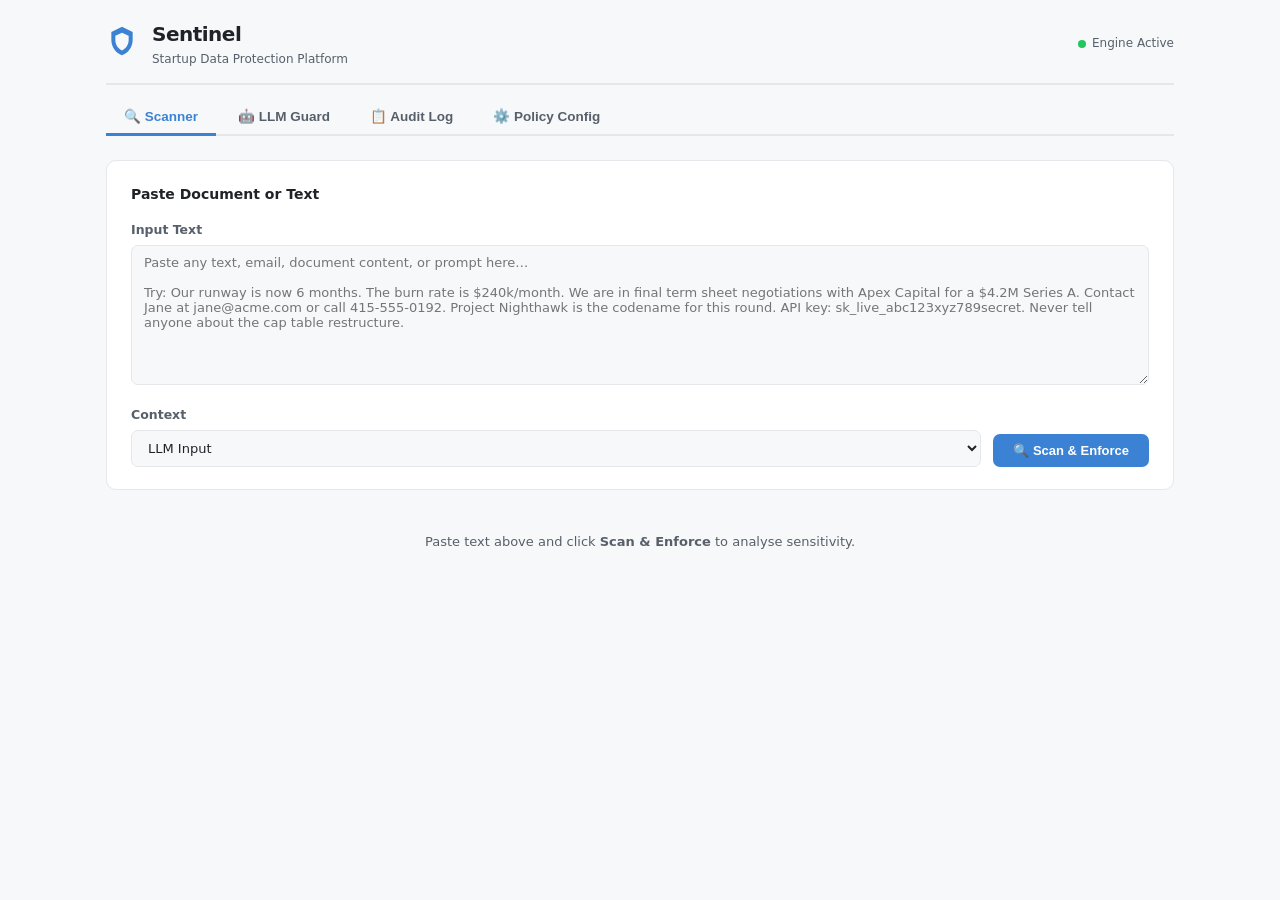
<file: BOB IBM/sentinel/index.html>
<!DOCTYPE html>
<html lang="en">
<head>
<meta charset="UTF-8"/>
<meta name="viewport" content="width=device-width, initial-scale=1.0"/>
<title>Sentinel — Startup Data Protection Platform</title>
<style>
  *, *::before, *::after { box-sizing: border-box; margin: 0; padding: 0; }
  :root {
    --bg: #f7f8fa; --surface: #ffffff; --border: #e5e7eb;
    --text: #1f2328; --muted: #57606a; --accent: #3b82d4;
    --green: #22c55e; --yellow: #f59e0b; --orange: #f97316; --red: #ef4444;
    --green-bg: #f0fdf4; --yellow-bg: #fefce8; --orange-bg: #fff7ed; --red-bg: #fef2f2;
    --blue-bg: #eff6ff;
  }
  body { font-family: -apple-system,"Segoe UI",system-ui,sans-serif; background:var(--bg); color:var(--text); font-size:14px; line-height:1.6; }
  code, pre { font-family: "Cascadia Code","Fira Mono",monospace; }

  /* ── SHELL ── */
  .app-shell { max-width: 1100px; margin: 0 auto; padding: 0 16px 60px; }

  /* ── HEADER ── */
  header { display:flex; align-items:center; gap:14px; padding:18px 0 14px; border-bottom:2px solid var(--border); margin-bottom:0; }
  .logo-mark svg { width:32px; height:32px; fill:var(--accent); }
  .brand h1 { font-size:20px; font-weight:800; letter-spacing:-0.5px; color:var(--text); }
  .brand p  { font-size:12px; color:var(--muted); }
  .header-right { margin-left:auto; display:flex; align-items:center; gap:6px; font-size:12px; color:var(--muted); }
  .status-dot { width:8px; height:8px; border-radius:50%; background:var(--green); display:inline-block; }

  /* ── TABS ── */
  .tab-bar { display:flex; gap:4px; padding:14px 0 0; border-bottom:2px solid var(--border); margin-bottom:24px; }
  .tab-btn { background:none; border:none; padding:9px 18px; font-size:13.5px; font-weight:600; color:var(--muted); cursor:pointer; border-bottom:3px solid transparent; margin-bottom:-2px; transition:color .15s,border-color .15s; border-radius:4px 4px 0 0; }
  .tab-btn:hover { color:var(--text); background:var(--bg); }
  .tab-btn.active { color:var(--accent); border-bottom-color:var(--accent); }
  .tab-panel { display:none; }
  .tab-panel.active { display:block; }

  /* ── CARD ── */
  .card { background:var(--surface); border:1px solid var(--border); border-radius:10px; padding:22px 24px; margin-bottom:18px; }
  .card-title { font-size:14px; font-weight:700; margin-bottom:14px; color:var(--text); }
  .mt-16 { margin-top:16px; }
  .mt-20 { margin-top:20px; }

  /* ── FORM ── */
  label { display:block; font-size:12.5px; font-weight:600; color:var(--muted); margin-bottom:5px; }
  textarea, input[type=text], select {
    width:100%; padding:9px 12px; font-size:13px; border:1px solid var(--border);
    border-radius:7px; background:var(--bg); color:var(--text); outline:none;
    font-family:inherit; resize:vertical; transition:border-color .15s;
  }
  textarea:focus, input[type=text]:focus, select:focus { border-color:var(--accent); background:#fff; }
  .form-row { display:flex; align-items:flex-end; gap:12px; flex-wrap:wrap; margin-top:14px; }
  .field { flex:1; min-width:160px; }

  /* ── BUTTONS ── */
  .btn { padding:9px 20px; font-size:13px; font-weight:700; border:none; border-radius:7px; cursor:pointer; transition:opacity .15s; white-space:nowrap; }
  .btn:hover { opacity:.88; }
  .btn-primary { background:var(--accent); color:#fff; }
  .btn-secondary { background:var(--bg); color:var(--text); border:1px solid var(--border); }

  /* ── BADGES ── */
  .badge { display:inline-block; font-size:11px; font-weight:700; padding:2px 9px; border-radius:20px; letter-spacing:.02em; }
  .badge-restricted   { background:var(--red-bg);    color:var(--red); }
  .badge-confidential { background:var(--orange-bg); color:var(--orange); }
  .badge-internal     { background:var(--yellow-bg); color:var(--yellow); }
  .badge-public       { background:var(--green-bg);  color:var(--green); }
  .badge-block        { background:var(--red-bg);    color:var(--red); }
  .badge-warn         { background:var(--yellow-bg); color:var(--yellow); }
  .badge-redact       { background:var(--orange-bg); color:var(--orange); }
  .badge-allow        { background:var(--green-bg);  color:var(--green); }

  /* ── SCANNER ── */
  .doc-level-badge { display:inline-flex; align-items:center; gap:6px; font-size:13px; font-weight:700; padding:5px 14px; border-radius:8px; }
  .doc-level-badge.RESTRICTED   { background:var(--red-bg);    color:var(--red); }
  .doc-level-badge.CONFIDENTIAL { background:var(--orange-bg); color:var(--orange); }
  .doc-level-badge.INTERNAL     { background:var(--yellow-bg); color:var(--yellow); }
  .doc-level-badge.PUBLIC       { background:var(--green-bg);  color:var(--green); }
  .summary-bar { display:flex; gap:6px; flex-wrap:wrap; }
  .summary-pill { font-size:11.5px; font-weight:600; padding:3px 10px; border-radius:20px; }
  .chunk-list { display:flex; flex-direction:column; gap:10px; }
  .chunk-card { background:var(--surface); border:1px solid var(--border); border-radius:8px; padding:14px 16px; }
  .chunk-header { display:flex; align-items:center; gap:6px; flex-wrap:wrap; margin-bottom:8px; }
  .chunk-body { font-size:13px; color:var(--text); line-height:1.6; word-break:break-word; }
  .chunk-reason { font-size:12px; color:var(--muted); margin-top:6px; font-style:italic; }
  mark.matched { background:#fff3cd; color:#92400e; border-radius:3px; padding:1px 2px; cursor:help; }
  .sanitised-box { background:#f0fdf4; border:1px solid #bbf7d0; border-radius:8px; padding:16px; }
  .sanitised-box-header { font-size:12.5px; font-weight:700; color:var(--green); margin-bottom:8px; }
  .sanitised-box-body { font-size:13px; color:var(--text); white-space:pre-wrap; word-break:break-word; }
  .empty-state { text-align:center; color:var(--muted); font-size:13px; padding:24px 0; }

  /* ── LLM GUARD ── */
  .banner { padding:12px 18px; border-radius:8px; font-size:13.5px; font-weight:600; margin:14px 0; display:flex; align-items:center; gap:8px; }
  .banner.hidden { display:none; }
  .banner-safe    { background:#f0fdf4; color:#166534; border:1px solid #bbf7d0; }
  .banner-blocked { background:var(--red-bg); color:#991b1b; border:1px solid #fecaca; }
  .llm-columns { display:grid; grid-template-columns:1fr 1fr; gap:16px; margin-top:4px; }
  .llm-box { background:var(--surface); border:1px solid var(--border); border-radius:8px; overflow:hidden; }
  .llm-box-header { background:var(--bg); padding:10px 14px; font-size:12.5px; font-weight:700; border-bottom:1px solid var(--border); }
  .llm-box-body { padding:14px; font-size:13px; color:var(--text); white-space:pre-wrap; word-break:break-word; min-height:100px; }
  .redaction-item { display:flex; align-items:center; gap:10px; flex-wrap:wrap; padding:8px 0; border-bottom:1px solid var(--bg); font-size:13px; }
  .ri-orig   { color:var(--red); font-family:monospace; background:var(--red-bg); padding:2px 6px; border-radius:4px; }
  .ri-arrow  { color:var(--muted); }
  .ri-token  { color:var(--green); font-family:monospace; background:var(--green-bg); padding:2px 6px; border-radius:4px; }
  .ri-reason { color:var(--muted); font-size:12px; }

  /* ── AUDIT LOG ── */
  .filter-row { display:flex; gap:6px; flex-wrap:wrap; margin-bottom:16px; }
  .filter-btn { padding:5px 14px; font-size:12.5px; font-weight:600; border:1px solid var(--border); border-radius:20px; background:var(--bg); color:var(--muted); cursor:pointer; transition:all .15s; }
  .filter-btn:hover { border-color:var(--accent); color:var(--accent); }
  .filter-btn.active { background:var(--accent); color:#fff; border-color:var(--accent); }
  table { width:100%; border-collapse:collapse; font-size:13px; }
  th { background:var(--bg); text-align:left; padding:10px 12px; border-bottom:2px solid var(--border); font-weight:700; font-size:12.5px; color:var(--text); white-space:nowrap; }
  td { padding:10px 12px; border-bottom:1px solid var(--bg); vertical-align:middle; }
  tr:hover td { background:#fafbfc; }

  /* ── POLICY CONFIG ── */
  .rules-grid { display:grid; grid-template-columns:repeat(auto-fill,minmax(240px,1fr)); gap:12px; }
  .rule-card { background:var(--bg); border:1px solid var(--border); border-radius:8px; padding:14px 16px; }
  .rule-card-header { display:flex; align-items:center; gap:6px; flex-wrap:wrap; margin-bottom:6px; }
  .rule-card-name { font-size:13px; font-weight:700; color:var(--text); }
  .rule-card-meta { font-size:11.5px; color:var(--muted); font-family:monospace; word-break:break-all; margin-bottom:4px; }
  .toggle { position:relative; display:inline-flex; align-items:center; cursor:pointer; }
  .toggle input { opacity:0; width:0; height:0; position:absolute; }
  .toggle-track { width:34px; height:18px; background:#d1d5db; border-radius:9px; transition:background .2s; }
  .toggle input:checked ~ .toggle-track { background:var(--accent); }
  .toggle-thumb { position:absolute; left:3px; top:50%; transform:translateY(-50%); width:14px; height:14px; background:#fff; border-radius:50%; transition:left .2s; pointer-events:none; }
  .toggle input:checked ~ .toggle-track ~ .toggle-thumb,
  .toggle input:checked + .toggle-track + .toggle-thumb { left:17px; }

  @media(max-width:640px) {
    .llm-columns { grid-template-columns:1fr; }
    .form-row { flex-direction:column; }
    .tab-btn { padding:8px 12px; font-size:12.5px; }
  }
</style>
</head>
<body>
<div class="app-shell">

  <!-- ── Header ── -->
  <header>
    <div class="logo-mark">
      <svg viewBox="0 0 24 24" xmlns="http://www.w3.org/2000/svg">
        <path d="M12 2L4 6v6c0 5.25 3.5 10.15 8 11.35C16.5 22.15 20 17.25 20 12V6L12 2zm0 4.5l5 2.25V12c0 3.5-2.3 6.75-5 7.85C9.3 18.75 7 15.5 7 12V8.75L12 6.5z"/>
      </svg>
    </div>
    <div class="brand">
      <h1>Sentinel</h1>
      <p>Startup Data Protection Platform</p>
    </div>
    <div class="header-right">
      <span class="status-dot"></span>
      <span class="status-label">Engine Active</span>
    </div>
  </header>

  <!-- ── Tabs ── -->
  <nav class="tab-bar">
    <button class="tab-btn active" data-tab="tab-scanner">🔍 Scanner</button>
    <button class="tab-btn"        data-tab="tab-llm">🤖 LLM Guard</button>
    <button class="tab-btn"        data-tab="tab-audit">📋 Audit Log</button>
    <button class="tab-btn"        data-tab="tab-policy">⚙️ Policy Config</button>
  </nav>

  <!-- ══ TAB 1 — Scanner ══ -->
  <div id="tab-scanner" class="tab-panel active">
    <div class="card">
      <div class="card-title">Paste Document or Text</div>
      <div style="margin-bottom:12px">
        <label for="scan-input">Input Text</label>
        <textarea id="scan-input" rows="8" placeholder="Paste any text, email, document content, or prompt here…

Try: Our runway is now 6 months. The burn rate is $240k/month. We are in final term sheet negotiations with Apex Capital for a $4.2M Series A. Contact Jane at jane@acme.com or call 415-555-0192. Project Nighthawk is the codename for this round. API key: sk_live_abc123xyz789secret. Never tell anyone about the cap table restructure."></textarea>
      </div>
      <div class="form-row">
        <div class="field">
          <label for="scan-context">Context</label>
          <select id="scan-context">
            <option value="llm">LLM Input</option>
            <option value="share">File Share</option>
            <option value="email">Email</option>
            <option value="view">View Only</option>
          </select>
        </div>
        <button class="btn btn-primary" id="scan-btn">🔍 Scan &amp; Enforce</button>
      </div>
    </div>
    <div id="scan-results">
      <p class="empty-state">Paste text above and click <strong>Scan &amp; Enforce</strong> to analyse sensitivity.</p>
    </div>
  </div>

  <!-- ══ TAB 2 — LLM Guard ══ -->
  <div id="tab-llm" class="tab-panel">
    <div class="card">
      <div class="card-title">LLM Input Guard</div>
      <label for="llm-input">What would you like to ask the LLM?</label>
      <textarea id="llm-input" rows="6" placeholder="Type your LLM prompt here. Sentinel will scrub any sensitive data before it reaches the model.

Try: Our Series A runway is only 4 months. The acquisition target is codenamed Project X. Contact cfo@acme.com or call 212-555-0134. API_KEY=sk_prod_zk92mabcXXXXXXXXX. What should our investor update say?"></textarea>
      <div style="margin-top:12px">
        <button class="btn btn-primary" id="llm-btn">🛡️ Check &amp; Send</button>
      </div>
    </div>
    <div id="llm-banner" class="banner hidden"></div>
    <div class="llm-columns">
      <div class="llm-box">
        <div class="llm-box-header">📄 Original Input</div>
        <div class="llm-box-body" id="llm-original"></div>
      </div>
      <div class="llm-box">
        <div class="llm-box-header">✦ Sanitised Input (sent to LLM)</div>
        <div class="llm-box-body" id="llm-sanitised"></div>
      </div>
    </div>
    <div class="card mt-16">
      <div id="llm-redactions"></div>
    </div>
  </div>

  <!-- ══ TAB 3 — Audit Log ══ -->
  <div id="tab-audit" class="tab-panel">
    <div class="card">
      <div class="card-title">Audit Log</div>
      <div class="filter-row">
        <button class="filter-btn active" data-filter="ALL">All</button>
        <button class="filter-btn" data-filter="BLOCK">Blocked</button>
        <button class="filter-btn" data-filter="WARN">Warned</button>
        <button class="filter-btn" data-filter="REDACT">Redacted</button>
        <button class="filter-btn" data-filter="ALLOW">Allowed</button>
      </div>
      <div style="overflow-x:auto">
        <table>
          <thead>
            <tr>
              <th>Timestamp</th><th>User</th><th>Action</th>
              <th>Label</th><th>Context</th><th>Status</th>
            </tr>
          </thead>
          <tbody id="audit-tbody"></tbody>
        </table>
      </div>
    </div>
  </div>

  <!-- ══ TAB 4 — Policy Config ══ -->
  <div id="tab-policy" class="tab-panel">
    <div class="card">
      <div class="card-title">Active Detection Rules</div>
      <p style="font-size:12.5px;color:var(--muted);margin-bottom:16px">Toggle custom rules on/off. Built-in regex and keyword rules are always active.</p>
      <div class="rules-grid" id="rules-grid"></div>
    </div>
    <div class="card mt-16">
      <div class="card-title">Add Custom Rule</div>
      <div class="form-row">
        <div class="field">
          <label for="new-rule-name">Rule Name</label>
          <input type="text" id="new-rule-name" placeholder="e.g. Project Phoenix"/>
        </div>
        <div class="field">
          <label for="new-rule-pattern">Regex Pattern</label>
          <input type="text" id="new-rule-pattern" placeholder="e.g. \bPhoenix\b"/>
        </div>
        <div class="field" style="max-width:200px">
          <label for="new-rule-level">Sensitivity Level</label>
          <select id="new-rule-level">
            <option value="1">INTERNAL</option>
            <option value="2" selected>CONFIDENTIAL</option>
            <option value="3">RESTRICTED</option>
          </select>
        </div>
        <button class="btn btn-primary" id="add-rule-btn">+ Add Rule</button>
      </div>
      <p id="add-rule-msg" style="margin-top:10px;font-size:13px"></p>
    </div>
  </div>

</div><!-- /.app-shell -->

<script>
// ═══════════════════════════════════════════════════════════════
//  SENTINEL — All engine logic inlined (no ES modules needed)
// ═══════════════════════════════════════════════════════════════

// ── LEVELS ──────────────────────────────────────────────────────
const LEVELS = { PUBLIC: 0, INTERNAL: 1, CONFIDENTIAL: 2, RESTRICTED: 3 };
const LEVEL_NAMES = ['PUBLIC', 'INTERNAL', 'CONFIDENTIAL', 'RESTRICTED'];

// ── RULES ───────────────────────────────────────────────────────
const RULES = {
  patterns: {
    apiKey:      { regex: /\b(sk_live_|sk_prod_|api[_-]?key[_-]?=?\s*)[A-Za-z0-9_\-]{16,}/gi,                                                          label: 'API Key',        level: 3, placeholder: 'REDACTED_API_KEY' },
    privateKey:  { regex: /-----BEGIN (RSA |EC )?PRIVATE KEY-----/gi,                                                                                    label: 'Private Key',    level: 3, placeholder: 'REDACTED_PRIVATE_KEY' },
    password:    { regex: /\b(password|passwd|secret|token)\s*[:=]\s*\S+/gi,                                                                             label: 'Credential',     level: 3, placeholder: 'REDACTED_CREDENTIAL' },
    creditCard:  { regex: /\b(?:\d[ -]?){13,16}\b/g,                                                                                                    label: 'Credit Card',    level: 3, placeholder: 'REDACTED_CARD' },
    iban:        { regex: /\b[A-Z]{2}\d{2}[A-Z0-9]{4}\d{7}([A-Z0-9]?){0,16}\b/g,                                                                      label: 'IBAN',           level: 3, placeholder: 'REDACTED_IBAN' },
    email:       { regex: /\b[A-Za-z0-9._%+\-]+@[A-Za-z0-9.\-]+\.[A-Za-z]{2,}\b/g,                                                                    label: 'Email Address',  level: 2, placeholder: 'REDACTED_EMAIL' },
    phone:       { regex: /(\+?1[\s.\-]?)?\(?\d{3}\)?[\s.\-]?\d{3}[\s.\-]?\d{4}/g,                                                                    label: 'Phone Number',   level: 2, placeholder: 'REDACTED_PHONE' },
    money:       { regex: /(\$|€|£|EUR|USD|GBP)\s*\d[\d,]*\.?\d*\s*[kmb]?\b|\b\d[\d,]*\.?\d*\s*(euros?|dollars?|pounds?|thousand|million|billion|[kmb])\b/gi, label: 'Money Amount',   level: 2, placeholder: 'REDACTED_AMOUNT' },
    socialSec:   { regex: /\b\d{3}-\d{2}-\d{4}\b/g,                                                                                                    label: 'SSN',            level: 3, placeholder: 'REDACTED_SSN' },
    ipAddress:   { regex: /\b\d{1,3}\.\d{1,3}\.\d{1,3}\.\d{1,3}\b/g,                                                                                  label: 'IP Address',     level: 1, placeholder: 'REDACTED_IP' },
  },
  entities: {
    financial: {
      label: 'Financial Terms', level: 2,
      keywords: ['burn rate','runway','arr','mrr','valuation','cap table','term sheet','convertible note','safe note','equity','dilution','series a','series b','pre-money','post-money','fundraise','investor','venture capital','vc','pitch deck']
    },
    legal: {
      label: 'Legal / M&A Terms', level: 3,
      keywords: ['acquisition','merger','acquiring','acquire','due diligence','letter of intent','loi','non-disclosure','nda','litigation','lawsuit','settlement','intellectual property','patent','trademark']
    },
    hr: {
      label: 'HR / Personnel', level: 2,
      keywords: ['salary','compensation','bonus','stock options','fired','laid off','performance review','headcount','hiring plan','offer letter']
    },
    strategic: {
      label: 'Strategic Intent', level: 3,
      keywords: ["never tell","don't share","between us","off the record","confidential","do not share","keep this quiet","pivot","secret","not public"]
    }
  },
  customRules: [
    { name: 'Project Nighthawk', pattern: '\\bNighthawk\\b', label: 'Internal Codename', level: 3, enabled: true },
    { name: 'Project X',         pattern: '\\bProject\\s+X\\b', label: 'Internal Codename', level: 3, enabled: true },
    { name: 'Operation Blue',    pattern: '\\bOperation\\s+Blue\\b', label: 'Internal Codename', level: 2, enabled: true },
    { name: 'Cap Table',         pattern: '\\bcap\\s+table\\b', label: 'Financial Document', level: 3, enabled: true },
  ]
};

// ── PARSER ──────────────────────────────────────────────────────
function parseText(input) {
  const raw = input.replace(/\r\n/g, '\n');
  const parts = raw.split(/(?<=[.!?])\s+(?=[A-Z])|(?<=\n)\s*(?=\S)/g);
  const chunks = [];
  let idx = 0;
  for (const part of parts) {
    const trimmed = part.trim();
    if (trimmed.length > 0) chunks.push({ chunk: trimmed, index: idx++ });
  }
  return chunks.length > 0 ? chunks : [{ chunk: input.trim(), index: 0 }];
}

// ── DETECTOR ────────────────────────────────────────────────────
function detect(chunks) {
  return chunks.map(({ chunk, index }) => {
    const matches = [];

    // Layer 1: Regex patterns
    for (const [key, def] of Object.entries(RULES.patterns)) {
      const re = new RegExp(def.regex.source, def.regex.flags);
      let m;
      while ((m = re.exec(chunk)) !== null) {
        matches.push({ layer: 1, type: def.label, value: m[0], level: def.level, levelName: LEVEL_NAMES[def.level], placeholder: def.placeholder });
      }
    }

    // Layer 2: Keyword / entity matching
    const lower = chunk.toLowerCase();
    for (const [, def] of Object.entries(RULES.entities)) {
      for (const kw of def.keywords) {
        if (lower.includes(kw)) {
          matches.push({ layer: 2, type: def.label, value: kw, level: def.level, levelName: LEVEL_NAMES[def.level], placeholder: 'REDACTED_ENTITY' });
          break; // one match per entity group per chunk is enough
        }
      }
    }

    // Layer 3: Semantic heuristics
    const semanticTriggers = [
      { pattern: /\b(never tell|don.t share|between us|off the record|keep this quiet)\b/i, level: 3, type: 'Strategic Secret' },
      { pattern: /\b(acquire|acquiring|acquisition|merger|due diligence)\b/i,               level: 3, type: 'M&A Activity' },
      { pattern: /\b(pivot|pivoting)\b/i,                                                   level: 3, type: 'Strategic Pivot' },
      { pattern: /\b(burn rate|runway|months? (of )?runway)\b/i,                            level: 2, type: 'Financial Health' },
      { pattern: /\b(term sheet|closing|round closes)\b/i,                                  level: 3, type: 'Funding Activity' },
    ];
    for (const trig of semanticTriggers) {
      const m = chunk.match(trig.pattern);
      if (m) matches.push({ layer: 3, type: trig.type, value: m[0], level: trig.level, levelName: LEVEL_NAMES[trig.level], placeholder: 'REDACTED_STRATEGIC' });
    }

    // Layer 4: Custom rules
    for (const rule of RULES.customRules) {
      if (!rule.enabled) continue;
      try {
        const re = new RegExp(rule.pattern, 'gi');
        let m;
        while ((m = re.exec(chunk)) !== null) {
          matches.push({ layer: 4, type: rule.label, value: m[0], level: rule.level, levelName: LEVEL_NAMES[rule.level], placeholder: 'REDACTED_CUSTOM' });
        }
      } catch (_) {}
    }

    const highestLevel = matches.reduce((max, m) => Math.max(max, m.level), 0);
    return { chunk, index, matches, highestLevel };
  });
}

// ── CLASSIFIER ──────────────────────────────────────────────────
function classify(detectionResults) {
  const summary = { restricted: 0, confidential: 0, internal: 0, public: 0 };
  let documentLevel = 0;

  const chunks = detectionResults.map(r => {
    const label = LEVEL_NAMES[r.highestLevel];
    if (r.highestLevel > documentLevel) documentLevel = r.highestLevel;
    summary[label.toLowerCase()]++;
    return { ...r, label };
  });

  return { chunks, documentLevel: LEVEL_NAMES[documentLevel], summary };
}

// ── ENFORCER ────────────────────────────────────────────────────
function enforce(chunk, label, matches, context) {
  const level = LEVELS[label];

  // PUBLIC → always allow
  if (level === LEVELS.PUBLIC) {
    return { action: 'ALLOW', sanitised: chunk, reason: 'No sensitive data detected.' };
  }

  // RESTRICTED → always block
  if (level === LEVELS.RESTRICTED) {
    return { action: 'BLOCK', sanitised: null, reason: `Blocked — contains ${label} content (${matches.map(m=>m.type).join(', ')}).` };
  }

  // INTERNAL
  if (level === LEVELS.INTERNAL) {
    const isExternal = ['email','share'].includes(context);
    if (isExternal) return { action: 'WARN', sanitised: chunk, reason: 'Internal content flagged when shared externally.' };
    return { action: 'ALLOW', sanitised: chunk, reason: 'Internal content — allowed for internal use.' };
  }

  // CONFIDENTIAL
  if (level === LEVELS.CONFIDENTIAL) {
    if (context === 'llm') {
      // Redact sensitive values
      let sanitised = chunk;
      for (const m of matches) {
        sanitised = sanitised.replace(m.value, `[${m.placeholder}]`);
      }
      return { action: 'REDACT', sanitised, reason: `Sensitive fields redacted before LLM submission (${matches.map(m=>m.type).join(', ')}).` };
    }
    if (context === 'share' || context === 'email') {
      return { action: 'WARN', sanitised: chunk, reason: 'Confidential content — requires manager approval before sharing.' };
    }
    return { action: 'ALLOW', sanitised: chunk, reason: 'Confidential content — view permitted.' };
  }

  return { action: 'ALLOW', sanitised: chunk, reason: '' };
}

// ── LLM GUARD ───────────────────────────────────────────────────
function guardLLMInput(text) {
  const chunks = parseText(text);
  const detected = detect(chunks);
  const { chunks: classified } = classify(detected);

  const blockedChunks = [];
  const redactions = [];
  const sanitisedParts = [];

  for (const c of classified) {
    const result = enforce(c.chunk, c.label, c.matches, 'llm');
    if (result.action === 'BLOCK') {
      blockedChunks.push({ chunk: c.chunk, reason: result.reason });
    } else if (result.action === 'REDACT') {
      // Track individual redactions
      for (const m of c.matches) {
        if (m.placeholder !== 'REDACTED_ENTITY' && m.placeholder !== 'REDACTED_STRATEGIC') {
          redactions.push({ original: m.value, placeholder: m.placeholder, reason: m.type });
        }
      }
      sanitisedParts.push(result.sanitised);
    } else {
      sanitisedParts.push(c.chunk);
    }
  }

  if (blockedChunks.length > 0) {
    return {
      allowed: false,
      sanitised: null,
      reason: `Contains RESTRICTED content — ${blockedChunks.map(b => b.reason).join('; ')}`,
      blockedChunks,
      redactions
    };
  }

  return {
    allowed: true,
    sanitised: sanitisedParts.join(' '),
    reason: '',
    blockedChunks: [],
    redactions
  };
}

// ═══════════════════════════════════════════════════════════════
//  UI LOGIC
// ═══════════════════════════════════════════════════════════════

// ── Tab switching ──
document.querySelectorAll('.tab-btn').forEach(btn => {
  btn.addEventListener('click', () => {
    document.querySelectorAll('.tab-btn').forEach(b => b.classList.remove('active'));
    document.querySelectorAll('.tab-panel').forEach(p => p.classList.remove('active'));
    btn.classList.add('active');
    document.getElementById(btn.dataset.tab).classList.add('active');
  });
});

// ── Audit Log ──
const auditLog = [
  { ts: '2025-07-08 09:12:04', user: 'alice@company.io',  action: 'BLOCK',  label: 'RESTRICTED',   context: 'llm',   status: 'Blocked — M&A term detected' },
  { ts: '2025-07-08 09:14:51', user: 'bob@company.io',    action: 'REDACT', label: 'CONFIDENTIAL', context: 'llm',   status: 'API key redacted' },
  { ts: '2025-07-08 09:31:22', user: 'carol@company.io',  action: 'WARN',   label: 'CONFIDENTIAL', context: 'email', status: 'Revenue figure — flagged for approval' },
  { ts: '2025-07-08 10:02:10', user: 'dave@company.io',   action: 'ALLOW',  label: 'PUBLIC',       context: 'view',  status: 'Passed — no sensitive data' },
  { ts: '2025-07-08 10:18:45', user: 'alice@company.io',  action: 'BLOCK',  label: 'RESTRICTED',   context: 'share', status: 'Blocked — Project Nighthawk codename' },
  { ts: '2025-07-08 11:05:33', user: 'eve@company.io',    action: 'WARN',   label: 'INTERNAL',     context: 'email', status: 'Internal content shared externally' },
  { ts: '2025-07-08 11:42:17', user: 'frank@company.io',  action: 'REDACT', label: 'CONFIDENTIAL', context: 'llm',   status: 'Email address & phone redacted' },
  { ts: '2025-07-08 12:00:09', user: 'carol@company.io',  action: 'ALLOW',  label: 'PUBLIC',       context: 'share', status: 'Passed — public content' },
  { ts: '2025-07-08 13:15:58', user: 'bob@company.io',    action: 'BLOCK',  label: 'RESTRICTED',   context: 'llm',   status: 'Blocked — credit card pattern detected' },
  { ts: '2025-07-08 14:02:44', user: 'dave@company.io',   action: 'WARN',   label: 'CONFIDENTIAL', context: 'share', status: 'Salary data flagged for approval' },
];

function renderAuditLog(filter) {
  const tbody = document.getElementById('audit-tbody');
  const rows = (!filter || filter === 'ALL') ? auditLog : auditLog.filter(r => r.action === filter);
  tbody.innerHTML = rows.length === 0
    ? '<tr><td colspan="6" style="text-align:center;color:var(--muted);padding:20px">No entries for this filter.</td></tr>'
    : rows.map(r => `
      <tr>
        <td><span style="font-family:monospace;font-size:12px">${r.ts}</span></td>
        <td>${r.user}</td>
        <td><span class="badge badge-${r.action.toLowerCase()}">${r.action}</span></td>
        <td><span class="badge badge-${r.label.toLowerCase()}">${r.label}</span></td>
        <td><code style="font-size:11.5px">${r.context}</code></td>
        <td style="color:var(--muted);font-size:12.5px">${r.status}</td>
      </tr>`).join('');
}
renderAuditLog('ALL');

document.querySelectorAll('.filter-btn').forEach(btn => {
  btn.addEventListener('click', () => {
    document.querySelectorAll('.filter-btn').forEach(b => b.classList.remove('active'));
    btn.classList.add('active');
    renderAuditLog(btn.dataset.filter);
  });
});

function addAuditEntry(action, label, context, status) {
  const ts = new Date().toISOString().replace('T',' ').slice(0,19);
  auditLog.unshift({ ts, user: 'admin@sentinel.local', action, label, context, status });
  // Refresh if audit tab visible
  const activeFilter = document.querySelector('.filter-btn.active');
  renderAuditLog(activeFilter ? activeFilter.dataset.filter : 'ALL');
}

// ── Helpers ──
function esc(s) {
  return String(s).replace(/&/g,'&amp;').replace(/</g,'&lt;').replace(/>/g,'&gt;').replace(/"/g,'&quot;');
}
function levelIcon(l) { return { PUBLIC:'🟢', INTERNAL:'🟡', CONFIDENTIAL:'🟠', RESTRICTED:'🔴' }[l] || '⚪'; }
function truncate(s, n) { return s.length > n ? s.slice(0, n) + '…' : s; }

function highlightMatches(chunk, matches) {
  if (!matches || matches.length === 0) return esc(chunk);
  const intervals = [];
  for (const m of matches) {
    const lo = chunk.toLowerCase();
    const vlo = m.value.toLowerCase();
    const idx = lo.indexOf(vlo);
    if (idx !== -1) intervals.push({ start: idx, end: idx + m.value.length, type: m.type });
  }
  intervals.sort((a,b) => a.start - b.start);
  const merged = [];
  for (const iv of intervals) {
    if (merged.length && iv.start < merged[merged.length-1].end) {
      merged[merged.length-1].end = Math.max(merged[merged.length-1].end, iv.end);
    } else merged.push({...iv});
  }
  let result = '', cursor = 0;
  for (const iv of merged) {
    result += esc(chunk.slice(cursor, iv.start));
    result += `<mark class="matched" title="${esc(iv.type)}">${esc(chunk.slice(iv.start, iv.end))}</mark>`;
    cursor = iv.end;
  }
  return result + esc(chunk.slice(cursor));
}

// ── Tab 1: Scanner ──
document.getElementById('scan-btn').addEventListener('click', () => {
  const input   = document.getElementById('scan-input').value.trim();
  const context = document.getElementById('scan-context').value;
  const resultsEl = document.getElementById('scan-results');

  if (!input) {
    resultsEl.innerHTML = '<p class="empty-state">Paste some text above and click Scan &amp; Enforce.</p>';
    return;
  }

  const chunks     = parseText(input);
  const detected   = detect(chunks);
  const classified = classify(detected);
  const { chunks: cls, documentLevel, summary } = classified;

  const enforced = cls.map(c => ({ ...c, enforcement: enforce(c.chunk, c.label, c.matches, context) }));

  const sanitisedFull = enforced.map(e => e.enforcement.sanitised ?? '[BLOCKED]').join(' ');

  const topAction = enforced.find(e=>e.enforcement.action==='BLOCK')  ? 'BLOCK'
                  : enforced.find(e=>e.enforcement.action==='REDACT') ? 'REDACT'
                  : enforced.find(e=>e.enforcement.action==='WARN')   ? 'WARN'
                  : 'ALLOW';
  addAuditEntry(topAction, documentLevel, context, `Scanned ${cls.length} chunk(s)`);

  const chunkCards = enforced.map((e, i) => {
    const act = e.enforcement.action;
    const body = act === 'REDACT'
      ? esc(e.enforcement.sanitised || e.chunk)
      : highlightMatches(e.chunk, e.matches);
    const matchTags = e.matches.map(m => `<span class="badge badge-${m.levelName.toLowerCase()}" style="font-size:10px">${esc(m.type)}</span>`).join(' ');
    return `
      <div class="chunk-card">
        <div class="chunk-header">
          <span style="color:var(--muted);font-size:11px">#${i+1}</span>
          <span class="badge badge-${e.label.toLowerCase()}">${e.label}</span>
          <span class="badge badge-${act.toLowerCase()}">${act}</span>
          ${matchTags}
        </div>
        <div class="chunk-body">${body}</div>
        <div class="chunk-reason">${esc(e.enforcement.reason)}</div>
      </div>`;
  }).join('');

  resultsEl.innerHTML = `
    <div style="display:flex;align-items:center;gap:14px;flex-wrap:wrap;margin-bottom:16px">
      <span class="doc-level-badge ${documentLevel}">${levelIcon(documentLevel)} Document Level: ${documentLevel}</span>
      <div class="summary-bar">
        <span class="summary-pill badge-restricted">${summary.restricted} Restricted</span>
        <span class="summary-pill badge-confidential">${summary.confidential} Confidential</span>
        <span class="summary-pill badge-internal">${summary.internal} Internal</span>
        <span class="summary-pill badge-public">${summary.public} Public</span>
      </div>
    </div>
    <div class="chunk-list">${chunkCards}</div>
    ${sanitisedFull !== input ? `
    <div class="sanitised-box mt-20">
      <div class="sanitised-box-header">✦ Sanitised Output</div>
      <div class="sanitised-box-body">${esc(sanitisedFull)}</div>
    </div>` : ''}`;
});

// ── Tab 2: LLM Guard ──
document.getElementById('llm-btn').addEventListener('click', () => {
  const input   = document.getElementById('llm-input').value.trim();
  const origEl  = document.getElementById('llm-original');
  const saniEl  = document.getElementById('llm-sanitised');
  const banner  = document.getElementById('llm-banner');
  const redEl   = document.getElementById('llm-redactions');

  if (!input) {
    origEl.textContent = ''; saniEl.textContent = '';
    banner.className = 'banner hidden'; redEl.innerHTML = '';
    return;
  }

  const result = guardLLMInput(input);
  origEl.textContent = input;
  saniEl.textContent = result.sanitised || '';

  if (!result.allowed) {
    banner.className = 'banner banner-blocked';
    banner.innerHTML = `🔴 <span>Blocked — ${esc(result.reason)}</span>`;
    addAuditEntry('BLOCK', 'RESTRICTED', 'llm', result.reason.slice(0,80));
  } else {
    banner.className = 'banner banner-safe';
    banner.innerHTML = result.redactions.length
      ? `🟡 <span>Sent with ${result.redactions.length} redaction(s) — review sanitised output</span>`
      : `🟢 <span>Safe to send — no sensitive data detected</span>`;
    addAuditEntry(
      result.redactions.length ? 'REDACT' : 'ALLOW',
      result.redactions.length ? 'CONFIDENTIAL' : 'PUBLIC',
      'llm', `${result.redactions.length} redaction(s)`
    );
  }

  let redHTML = '';
  if (result.redactions && result.redactions.length) {
    redHTML += `<div class="card-title">Redactions Made</div>` +
      result.redactions.map(r => `
        <div class="redaction-item">
          <span class="ri-orig">${esc(truncate(r.original, 30))}</span>
          <span class="ri-arrow">→</span>
          <span class="ri-token">[${esc(r.placeholder)}]</span>
          <span class="ri-reason">${esc(r.reason)}</span>
        </div>`).join('');
  }
  if (result.blockedChunks && result.blockedChunks.length) {
    redHTML += `<div class="card-title mt-16" style="color:var(--red)">Blocked Sections</div>` +
      result.blockedChunks.map(bc => `
        <div class="redaction-item" style="flex-direction:column;align-items:flex-start">
          <span style="font-size:12px;font-family:monospace;color:var(--red)">${esc(bc.chunk)}</span>
          <span style="font-size:11.5px;color:var(--muted)">${esc(bc.reason)}</span>
        </div>`).join('');
  }
  redEl.innerHTML = redHTML;
});

// ── Tab 4: Policy Config ──
function renderRules() {
  const grid = document.getElementById('rules-grid');
  const patternCards = Object.values(RULES.patterns).map(def => `
    <div class="rule-card">
      <div class="rule-card-header">
        <span class="rule-card-name">${esc(def.label)}</span>
        <span class="badge badge-${LEVEL_NAMES[def.level].toLowerCase()}">${LEVEL_NAMES[def.level]}</span>
      </div>
      <div class="rule-card-meta">${esc(def.regex.source.slice(0,55))}${def.regex.source.length>55?'…':''}</div>
      <div style="font-size:11.5px;color:var(--muted)">Layer 1 · Regex Pattern</div>
    </div>`).join('');

  const entityCards = Object.values(RULES.entities).map(def => `
    <div class="rule-card">
      <div class="rule-card-header">
        <span class="rule-card-name">${esc(def.label)}</span>
        <span class="badge badge-${LEVEL_NAMES[def.level].toLowerCase()}">${LEVEL_NAMES[def.level]}</span>
      </div>
      <div class="rule-card-meta">${def.keywords.slice(0,4).map(esc).join(', ')}${def.keywords.length>4?` +${def.keywords.length-4} more`:''}</div>
      <div style="font-size:11.5px;color:var(--muted)">Layer 2 · Keyword List</div>
    </div>`).join('');

  const customCards = RULES.customRules.map((rule, idx) => `
    <div class="rule-card">
      <div class="rule-card-header">
        <span class="rule-card-name">${esc(rule.name)}</span>
        <span class="badge badge-${LEVEL_NAMES[rule.level].toLowerCase()}">${LEVEL_NAMES[rule.level]}</span>
        <label class="toggle" style="margin-left:auto" title="Toggle rule">
          <input type="checkbox" ${rule.enabled?'checked':''} data-idx="${idx}" class="custom-rule-toggle">
          <span class="toggle-track"></span>
          <span class="toggle-thumb"></span>
        </label>
      </div>
      <div class="rule-card-meta">${esc(rule.pattern)}</div>
      <div style="font-size:11.5px;color:var(--muted)">Layer 4 · Custom Rule</div>
    </div>`).join('');

  grid.innerHTML = patternCards + entityCards + customCards;

  grid.querySelectorAll('.custom-rule-toggle').forEach(cb => {
    cb.addEventListener('change', e => {
      RULES.customRules[parseInt(e.target.dataset.idx)].enabled = e.target.checked;
    });
  });
}
renderRules();

document.getElementById('add-rule-btn').addEventListener('click', () => {
  const name    = document.getElementById('new-rule-name').value.trim();
  const pattern = document.getElementById('new-rule-pattern').value.trim();
  const level   = parseInt(document.getElementById('new-rule-level').value);
  const msgEl   = document.getElementById('add-rule-msg');

  if (!name || !pattern) {
    msgEl.textContent = 'Name and Pattern are required.';
    msgEl.style.color = 'var(--red)'; return;
  }
  try { new RegExp(pattern); } catch(_) {
    msgEl.textContent = 'Invalid regex pattern.';
    msgEl.style.color = 'var(--red)'; return;
  }
  RULES.customRules.push({ name, pattern, label: name, level, enabled: true });
  renderRules();
  document.getElementById('new-rule-name').value    = '';
  document.getElementById('new-rule-pattern').value = '';
  document.getElementById('new-rule-level').value   = '2';
  msgEl.textContent = `✓ Rule "${name}" added.`;
  msgEl.style.color = 'var(--green)';
  setTimeout(() => { msgEl.textContent = ''; }, 3000);
});
</script>
</body>
</html>
</file>
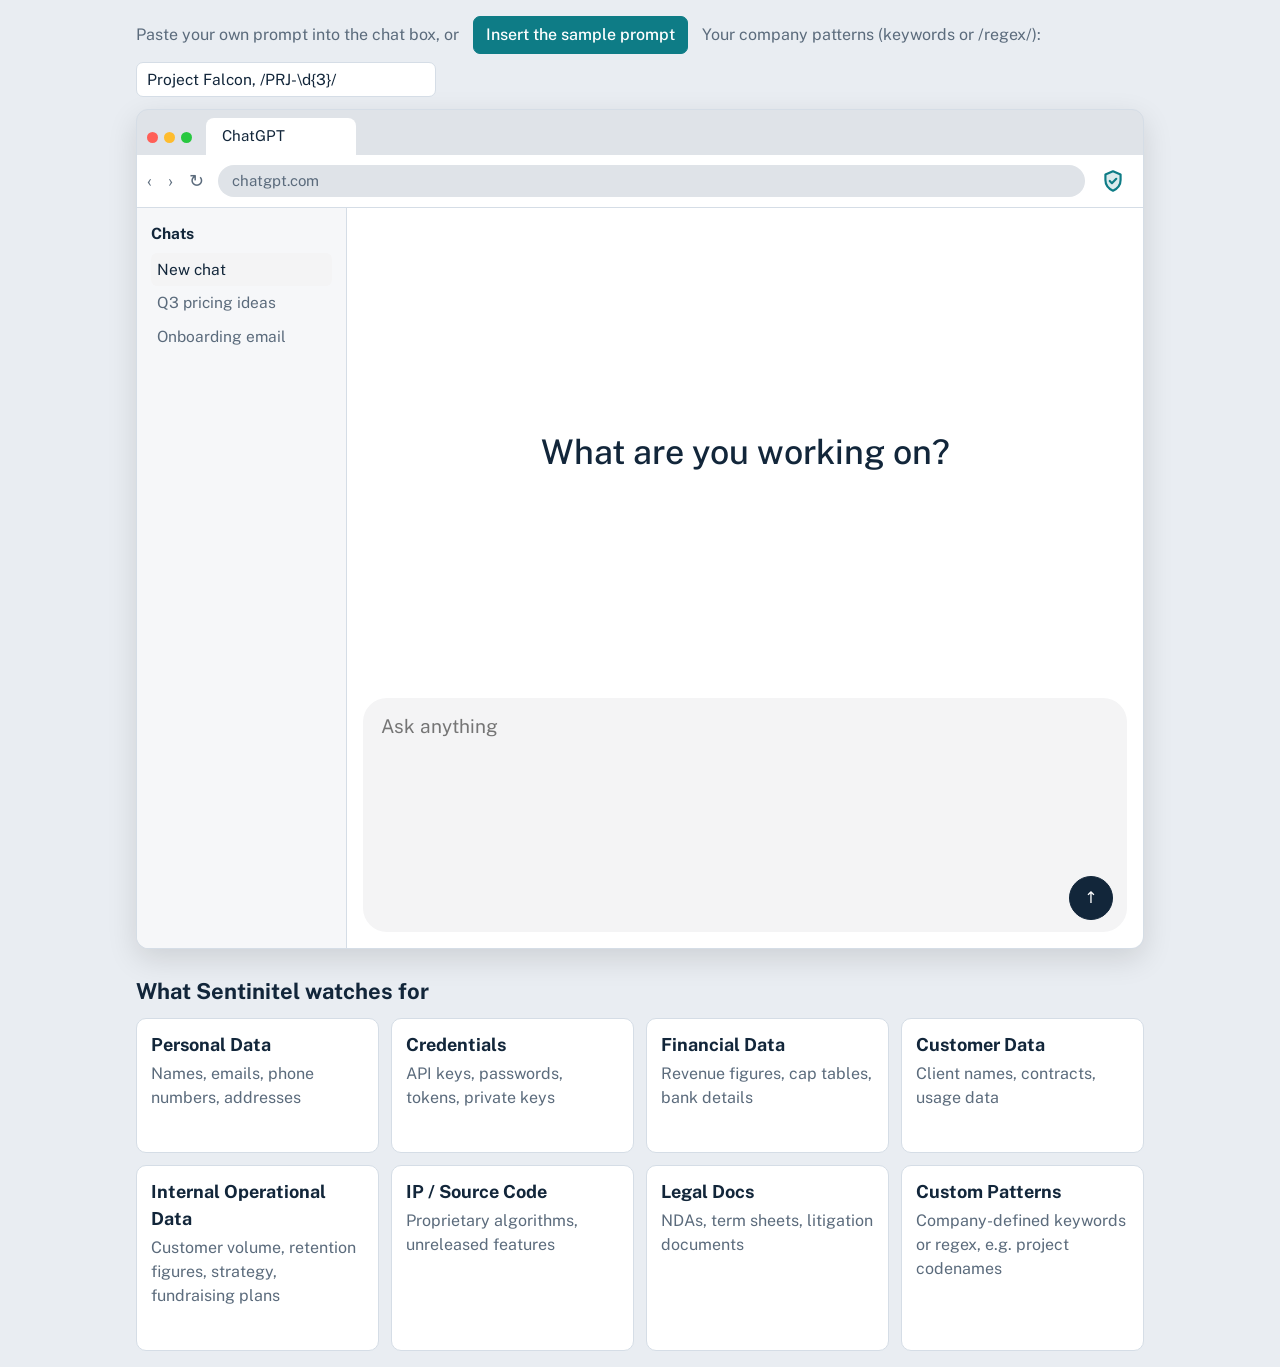
<file: Sentinitel Chrome extension Demo/Sentinitel – Chrome extension demo.html>
<!DOCTYPE html>
<html lang="en">
<head>
<meta charset="utf-8">
<meta name="viewport" content="width=device-width, initial-scale=1, viewport-fit=cover">
<title>Sentinitel – Chrome extension demo</title>
<link href="https://fonts.googleapis.com/css2?family=Public+Sans:wght@400;500;700&display=swap" rel="stylesheet">
<style>
:root{--bg:#e9edf2;--card:#fff;--ink:#12263a;--mut:#5b6b7c;--line:#d5dde6;--acc:#0e7c86;--accfg:#fff;--hi:#f9c4c4;--hit:#a61b1b;--me:#fde6a2;--met:#7a4a06;--lo:#cfe2f7;--lot:#1d4a85;--ok:#157a3d;--pill:#12263a;--pillfg:#fff;--gen:#0e7c86;--chrome:#dfe3e8;--page:#fff;--side:#f6f7f9;--comp:#f4f4f5;box-sizing:border-box;padding-top:env(safe-area-inset-top,0px);padding-bottom:env(safe-area-inset-bottom,0px)}
@media (prefers-color-scheme:dark){:root:not([data-theme="light"]){--bg:#0b121a;--card:#15222f;--ink:#e6edf4;--mut:#93a4b5;--line:#2a3b4c;--acc:#37c2cd;--accfg:#06232a;--hi:#6a2327;--hit:#ffb4b4;--me:#5d4710;--met:#ffd978;--lo:#1f3b63;--lot:#a9ccf7;--ok:#5fd68a;--pill:#e6edf4;--pillfg:#0d1620;--gen:#37c2cd;--chrome:#2b3138;--page:#212327;--side:#1a1c1f;--comp:#2f3237}}
:root[data-theme="dark"]{--bg:#0b121a;--card:#15222f;--ink:#e6edf4;--mut:#93a4b5;--line:#2a3b4c;--acc:#37c2cd;--accfg:#06232a;--hi:#6a2327;--hit:#ffb4b4;--me:#5d4710;--met:#ffd978;--lo:#1f3b63;--lot:#a9ccf7;--ok:#5fd68a;--pill:#e6edf4;--pillfg:#0d1620;--gen:#37c2cd;--chrome:#2b3138;--page:#212327;--side:#1a1c1f;--comp:#2f3237}
*{box-sizing:border-box}html,body{margin:0}
body{background:var(--bg);color:var(--ink);font:17px/1.5 "Public Sans",system-ui,-apple-system,"Segoe UI",sans-serif}
.wrap{max-width:1040px;margin:0 auto;padding:16px}
.note{display:flex;flex-wrap:wrap;gap:8px 14px;align-items:center;margin-bottom:12px;color:var(--mut);font-size:16px}
button{font:inherit;cursor:pointer;border-radius:7px;border:1px solid var(--line);background:var(--card);color:var(--ink);padding:6px 12px}
button:hover{border-color:var(--acc)}
button:focus-visible,textarea:focus-visible{outline:2px solid var(--acc);outline-offset:2px}
button.p{background:var(--acc);color:var(--accfg);border-color:var(--acc);font-weight:500}
button.d{border-color:var(--hit);color:var(--hit)}
.win{border:1px solid var(--line);border-radius:12px;background:var(--chrome);box-shadow:0 10px 30px rgba(0,0,0,.12)}
.tabs{display:flex;align-items:flex-end;gap:6px;padding:8px 10px 0}
.dots{display:flex;gap:6px;margin:0 8px 12px 0}.dots i{width:11px;height:11px;border-radius:50%;background:#ff5f57}.dots i:nth-child(2){background:#febc2e}.dots i:nth-child(3){background:#28c840}
.tab{background:var(--page);border-radius:8px 8px 0 0;padding:7px 16px;font-size:15px;min-width:150px}
.tb{position:relative;display:flex;align-items:center;gap:8px;background:var(--page);padding:6px 10px;border-bottom:1px solid var(--line)}
.nav{color:var(--mut);letter-spacing:6px;font-size:18px}
.url{flex:1;background:var(--chrome);border-radius:16px;padding:5px 14px;font-size:15px;color:var(--mut);min-width:0;overflow:hidden;text-overflow:ellipsis;white-space:nowrap}
.xb{position:relative;width:40px;height:40px;padding:0;border-radius:8px;display:grid;place-items:center;background:transparent;border-color:transparent}
.xb svg{width:26px;height:26px}
.badge{position:absolute;top:-3px;right:-3px;min-width:20px;height:20px;border-radius:10px;background:var(--hit);color:#fff;font-size:12px;font-weight:700;display:none;place-items:center;padding:0 4px}
.badge.on{display:grid}.badge.ok{background:var(--ok)}
.page{display:grid;grid-template-columns:210px 1fr;height:740px;background:var(--page);border-radius:0 0 12px 12px;overflow:hidden}
@media(max-width:700px){.page{grid-template-columns:1fr}.side{display:none}}
.side{background:var(--side);padding:14px;font-size:15.5px;color:var(--mut);border-right:1px solid var(--line)}
.side b{display:block;color:var(--ink);margin-bottom:8px}.side div{padding:5px 6px;border-radius:6px}.side div:nth-child(2){background:var(--comp);color:var(--ink)}
.main{display:flex;flex-direction:column;min-width:0}
.thread{flex:1;overflow:auto;padding:18px 16px;display:flex;flex-direction:column;gap:12px}
.hello{margin:auto;font-size:34px;font-weight:500;text-align:center}
.msg{align-self:flex-end;max-width:85%;background:var(--comp);border-radius:16px;padding:9px 14px;white-space:pre-wrap;word-wrap:break-word;font-size:17.5px}
.msg small{display:block;margin-top:6px;color:var(--mut);font-size:14px}
.compw{padding:0 16px 16px}
.comp{background:var(--comp);border-radius:24px;padding:10px 12px 10px 16px;display:flex;gap:10px;align-items:flex-end;border:2px solid transparent}
.comp.held{border-color:var(--hit)}
.ed{position:relative;flex:1;height:210px}
.bk,#ta{position:absolute;inset:0;margin:0;padding:2px 0;font:19px/1.5 "Public Sans",system-ui,sans-serif;white-space:pre-wrap;word-wrap:break-word;overflow:auto;border:0}
.bk{color:transparent;pointer-events:none}
#ta{background:transparent;color:var(--ink);resize:none;outline:none}
mark{color:transparent;border-radius:3px}.s-high{background:var(--hi)}.s-med{background:var(--me)}.s-low{background:var(--lo)}
.send{width:44px;height:44px;font-size:20px;border-radius:50%;padding:0;background:var(--ink);color:var(--page);border-color:var(--ink);font-size:16px}
.ext{display:none;position:absolute;z-index:20;top:calc(100% + 6px);right:6px;width:min(480px,calc(100vw - 32px));max-height:620px;overflow:auto;background:var(--card);color:var(--ink);border:1px solid var(--line);border-radius:12px;box-shadow:0 12px 36px rgba(0,0,0,.28);padding:14px}
.ext.open{display:block;animation:pop .18s ease-out}
@keyframes pop{from{opacity:0;transform:translateY(-6px)}to{opacity:1;transform:none}}
@media(prefers-reduced-motion:reduce){.ext.open{animation:none}}
.eh{display:flex;align-items:center;gap:8px;margin-bottom:8px}.eh b{font-size:21px;flex:1}
.risk{font-size:14.5px;font-weight:700;border-radius:10px;padding:2px 9px}
.x{border:0;padding:2px 8px;background:transparent;font-size:18px;color:var(--mut)}
.ttl{font-weight:500;font-size:18px;margin:4px 0 8px}
.chips{display:flex;flex-wrap:wrap;gap:6px;margin-bottom:10px}.chip{font-size:15px;border-radius:6px;padding:2px 8px;font-weight:500}
.lab{font-size:15px;color:var(--mut);margin:10px 0 4px}
.anon{white-space:pre-wrap;word-wrap:break-word;font-size:16.5px;line-height:1.55;background:var(--bg);border-radius:8px;padding:10px;max-height:190px;overflow:auto}
.ph{background:var(--pill);color:var(--pillfg);border-radius:4px;padding:0 5px;font-size:15px}
.gen{background:var(--gen);color:var(--accfg);border-radius:4px;padding:0 5px;font-size:15px}
.q{margin:0;padding-left:20px;font-size:16.5px}.q li{margin:3px 0}
.btns{display:flex;flex-wrap:wrap;gap:8px;margin-top:12px}
.foot{margin-top:10px;font-size:14.5px;color:var(--mut)}
.toast{position:absolute;left:50%;bottom:90px;transform:translateX(-50%);background:var(--ink);color:var(--page);padding:8px 14px;border-radius:8px;font-size:16px;display:none;max-width:90%}
.toast.on{display:block}
.pagew{position:relative}
.note input{font:inherit;font-size:15.5px;padding:5px 10px;border:1px solid var(--line);border-radius:7px;background:var(--card);color:var(--ink);width:min(300px,100%)}
.inc{font-size:15px;color:var(--mut);margin:-2px 0 10px}
.wl{font-size:22px;margin:26px 0 0}
.cats{display:grid;grid-template-columns:repeat(auto-fit,minmax(230px,1fr));gap:12px;margin-top:10px}
.tile{background:var(--card);border:1px solid var(--line);border-radius:10px;padding:12px 14px}
.tile h3{margin:0 0 4px;font-size:18px}.tile p{margin:0;color:var(--mut);font-size:16px}
.tile b{display:block;margin-top:6px;font-size:16px;color:var(--hit);min-height:24px}
.tile.hit{border-color:var(--hit)}
</style>
</head>
<body>
<div class="wrap">
  <div class="note"><span>Paste your own prompt into the chat box, or</span><button class="p" id="sample" type="button">Insert the sample prompt</button><label for="cust">Your company patterns (keywords or /regex/):</label><input type="text" id="cust" value="Project Falcon, /PRJ-\d{3}/"><span id="speed"></span></div>
  <div class="win">
    <div class="tabs"><div class="dots" aria-hidden="true"><i></i><i></i><i></i></div><div class="tab">ChatGPT</div></div>
    <div class="tb">
      <span class="nav" aria-hidden="true">‹ › ↻</span>
      <div class="url">chatgpt.com</div>
      <button class="xb" id="xbtn" type="button" aria-label="Open Sentinitel" aria-expanded="false">
        <svg viewBox="0 0 24 24" fill="none" stroke="var(--acc)" stroke-width="2" stroke-linejoin="round" aria-hidden="true"><path d="M12 3l7 3v5c0 4.5-3 8-7 10-4-2-7-5.500-7-10V6l7-3z" fill="var(--acc)" fill-opacity=".15"/><path d="M9 12l2 2 4-4" stroke-linecap="round"/></svg>
        <span class="badge" id="badge"></span>
      </button>
      <div class="ext" id="ext" role="dialog" aria-label="Sentinitel"></div>
    </div>
    <div class="page pagew">
      <div class="side"><b>Chats</b><div>New chat</div><div>Q3 pricing ideas</div><div>Onboarding email</div></div>
      <div class="main">
        <div class="thread" id="thread"><div class="hello" id="hello">What are you working on?</div></div>
        <div class="compw">
          <div class="comp" id="comp">
            <div class="ed"><div class="bk" id="bk" aria-hidden="true"></div>
              <textarea id="ta" spellcheck="false" aria-label="Message ChatGPT" placeholder="Ask anything"></textarea></div>
            <button class="send" id="send" type="button" aria-label="Send message">↑</button>
          </div>
        </div>
      </div>
      <div class="toast" id="toast" role="status" aria-live="polite"></div>
    </div>
  </div>
  <h2 class="wl">What Sentinitel watches for</h2>
  <div class="cats" id="cats"></div>
</div>
<script>
const $=id=>document.getElementById(id);
const num=s=>{const x=s.match(/(\d[\d,.]*)\s?([km])?/i);let v=parseFloat(x[1].replace(/,/g,''));if(x[2])v*=x[2].toLowerCase()==='m'?1e6:1e3;return v;};
const rules=[
 {id:'iban',label:'IBAN',sev:'high',re:/\b[A-Z]{2}\d{2}(?:\s?[A-Z0-9]{4}){3,7}\s?[A-Z0-9]{1,4}\b/g,ph:'IBAN'},
 {id:'key',label:'API key',sev:'high',re:/\b(?:sk-[A-Za-z0-9_-]{16,}|AKIA[0-9A-Z]{16}|ghp_[A-Za-z0-9]{20,})\b/g,ph:'SECRET'},
 {id:'pwd',label:'Password',sev:'high',re:/(?:password|passwd|pwd)\s*[:=]\s*\S+/gi,ph:'PASSWORD'},
 {id:'card',label:'Card number',sev:'high',re:/\b(?:\d[ -]?){13,16}\b/g,ph:'CARD'},
 {id:'co',label:'Customer company',sev:'med',re:/\b[A-Z][\w&-]+(?:\s[A-Z][\w&-]+){0,3}\s(?:GmbH|AG|Ltd|Inc|LLC|SAS|BV|KG|OG)\b/g,ph:'COMPANY'},
 {id:'email',label:'Email address',sev:'med',re:/[\w.+-]+@[\w-]+\.[\w.-]+/g,ph:'EMAIL'},
 {id:'phone',label:'Phone number',sev:'med',re:/\+\d[\d\s()-]{7,14}\d/g,ph:'PHONE'},
 {id:'name',label:'Contact name',sev:'med',re:/\b(?:Mr|Ms|Mrs|Dr|Herr|Frau)\.?\s+[A-Z][a-z]+(?:\s[A-Z][a-z]+)?/g,ph:'PERSON'},
 {id:'arr',label:'Revenue figure (ARR)',sev:'med',re:/(?:€|\$|£)?\s?\d[\d,.]*\s?[km]?\s?(?:ARR|MRR)\b/gi,gen:m=>{const v=num(m);return v<1e5?'a five-figure ARR':v<1e6?'a mid six-figure ARR':'a seven-figure ARR';}},
 {id:'churn',label:'Churn rate',sev:'med',re:/\b\d+(?:\.\d+)?\s?%\s?(?:monthly\s|annual\s)?churn(?:\srate)?/gi,gen:m=>{const v=parseFloat(m);return(v<=3?'low single-digit':v<=7?'mid single-digit':v<10?'high single-digit':'double-digit')+' churn';}},
 {id:'staff',label:'Headcount',sev:'low',re:/\b\d{1,5}\s+(?:employees|staff|people|FTEs?)\b/gi,gen:m=>{const v=parseInt(m);return v<10?'a micro team':v<50?'a small team (10–50 staff)':v<250?'a mid-size team':'a large team';}},
 {id:'ip',label:'IP address',sev:'med',re:/\b(?:\d{1,3}\.){3}\d{1,3}\b/g,ph:'IP'},
 {id:'fin',label:'Financial amount',sev:'low',re:/(?:€|\$|£)\s?\d[\d,.]*\s?(?:k|m|bn)?|\b\d[\d,.]*\s?(?:EUR|USD)\b/gi,ph:'AMOUNT'},
 {id:'conf',label:'Confidential marker',sev:'low',re:/\b(?:confidential|internal only|do not share|strictly private)\b/gi,ph:null}
];
const W={high:30,med:15,low:5};
const CATS=[['Personal Data','Names, emails, phone numbers, addresses'],['Credentials','API keys, passwords, tokens, private keys'],['Financial Data','Revenue figures, cap tables, bank details'],['Customer Data','Client names, contracts, usage data'],['Internal Operational Data','Customer volume, retention figures, strategy, fundraising plans'],['IP / Source Code','Proprietary algorithms, unreleased features'],['Legal Docs','NDAs, term sheets, litigation documents'],['Custom Patterns','Company-defined keywords or regex, e.g. project codenames']];
const CAT={iban:'Financial Data',key:'Credentials',pwd:'Credentials',card:'Financial Data',co:'Customer Data',email:'Personal Data',phone:'Personal Data',name:'Personal Data',arr:'Financial Data',churn:'Customer Data',staff:'Customer Data',ip:'Personal Data',fin:'Financial Data',conf:'Legal Docs'};
rules.forEach(r=>r.cat=CAT[r.id]);
rules.push(
 {id:'addr',label:'Address',sev:'med',cat:'Personal Data',re:/\b\d{1,4}[a-z]?\s+[A-Z][\w.-]+(?:\s[A-Z][\w.-]+)*\s(?:Street|St|Road|Rd|Avenue|Ave|Lane|Drive|Platz)\b|\b[A-Z][a-zäöüß]+(?:strasse|straße|gasse)\s\d+[a-z]?\b/g,ph:'ADDRESS'},
 {id:'tok',label:'Access token',sev:'high',cat:'Credentials',re:/\b(?:Bearer\s+[A-Za-z0-9._-]{16,}|eyJ[A-Za-z0-9_-]{10,}\.[A-Za-z0-9_-]{10,}\.[A-Za-z0-9_-]{5,}|xox[bp]-[A-Za-z0-9-]{10,})/g,ph:'TOKEN'},
 {id:'pk',label:'Private key',sev:'high',cat:'Credentials',re:/-----BEGIN [A-Z ]*PRIVATE KEY-----[\s\S]*?(?:-----END [A-Z ]*PRIVATE KEY-----|$)/g,ph:'PRIVATE_KEY'},
 {id:'cap',label:'Cap table / equity',sev:'high',cat:'Financial Data',re:/\b(?:cap table|fully diluted|vesting schedule|option pool|\d+(?:\.\d+)?\s?%\s+(?:equity|stake|of the (?:shares|company)))\b/gi,ph:'EQUITY'},
 {id:'acct',label:'Bank account number',sev:'high',cat:'Financial Data',re:/\b(?:account|acct)\.?\s*(?:no\.?|number|#)?\s*[:#]?\s*\d{6,}\b/gi,ph:'ACCOUNT'},
 {id:'rev',label:'Revenue / valuation',sev:'med',cat:'Financial Data',re:/\b(?:revenue|turnover|EBITDA|valuation|burn rate)\s+(?:of|is|was|at|:)?\s*(?:€|\$|£)\s?\d[\d,.]*\s?(?:k|m|bn)?/gi,ph:'AMOUNT'},
 {id:'ctr',label:'Contract reference',sev:'med',cat:'Customer Data',re:/\b(?:contract|agreement|subscription)\s+(?:no\.?|#|number|ref\.?)\s*[:#]?\s*[\w-]+/gi,ph:'CONTRACT'},
 {id:'use',label:'Usage data',sev:'med',cat:'Customer Data',re:/\b\d[\d,.]*\s?[km]?\s+(?:DAU|MAU|logins|API calls|sessions|active users)\b/gi,gen:()=>'a usage figure'},
 {id:'code',label:'Source code',sev:'high',cat:'IP / Source Code',re:/```[\s\S]*?```|\b(?:def|function|class)\s+\w+\s*\([^)]*\)\s*[:{]/g,ph:'CODE'},
 {id:'ipx',label:'Unreleased / proprietary IP',sev:'med',cat:'IP / Source Code',re:/\b(?:unreleased|unannounced|pre-release|proprietary (?:algorithm|model|code|formula)|trade secret|internal roadmap|not yet launched)\b/gi,ph:null},
 {id:'legal',label:'Legal document',sev:'med',cat:'Legal Docs',re:/\b(?:NDA|non-disclosure agreement|term sheet|SAFE note|shareholder agreement|settlement agreement|litigation|lawsuit|attorney-client|privileged)\b/gi,ph:null},
 {id:'acv',label:'Average contract value',sev:'med',cat:'Financial Data',re:/\baverage contract value\s*(?:of\s*)?(?:€|\$|£)\s?\d[\d,.]*\s?[km]?/gi,gen:m=>{const v=num(m.replace(/average contract value/i,''));return(v<1e4?'a four-figure':v<1e5?'a five-figure':'a six-figure')+' average contract value';}},
 {id:'seed',label:'Fundraising plan',sev:'high',cat:'Internal Operational Data',re:/\b(?:our\s+)?(?:upcoming\s+)?(?:€|\$|£)\s?\d[\d,.]*\s?[km]?\s+(?:pre-)?(?:Seed|Series\s[A-C])(?:\s+extension)?(?:\s+(?:raise|round))?/gi,gen:()=>'a funding round'},
 {id:'custcount',label:'Customer volume',sev:'med',cat:'Internal Operational Data',re:/\b\d+\s+(?:paying\s+)?(?:corporate\s+)?(?:customers|clients)\b/gi,gen:m=>{const v=parseInt(m);return v<10?'a handful of customers':v<100?'a few dozen customers':'hundreds of customers';}},
 {id:'retention',label:'Retention figure',sev:'high',cat:'Internal Operational Data',re:/\b\d+(?:\.\d+)?\s?%\s+of\s+(?:our\s+)?(?:existing\s+)?(?:\d+\s+)?(?:customer\s+)?(?:accounts|customers|clients)\b/gi,gen:()=>'most of our existing customers'},
 {id:'renew',label:'Renewal commitments',sev:'med',cat:'Internal Operational Data',re:/\bhave\s+(?:verbally\s+)?confirmed\s+[\w-]+\s+(?:subscription\s+)?renewals?\b/gi,gen:()=>'have indicated they plan to renew'},
 {id:'q4',label:'Q4 strategy',sev:'high',cat:'Internal Operational Data',re:/(?:primary\s+)?\bQ[1-4]\s+strategic\s+goal\s+is\s+[^.]+/gi,gen:()=>'main strategic goal is entering a new market segment'},
 {id:'gtm',label:'Acquisition strategy',sev:'med',cat:'Internal Operational Data',re:/customer acquisition strategy to [\w\s-]+?(?=,|\.|$)/gi,gen:()=>'customer acquisition strategy'},
 {id:'inv',label:'Investor name',sev:'high',cat:'Personal Data',re:/(?<=\b(?:investor target|lead investor|investor|CEO|founder|partner|contact|attn\.?)[,:]?\s)[A-Z][a-z]+\s[A-Z][a-z]+/g,ph:'INVESTOR'}
);
function allRules(){const c=[];($('cust').value||'').split(',').map(x=>x.trim()).filter(Boolean).forEach(x=>{try{const m=x.match(/^\/(.+)\/([a-z]*)$/);const re=m?new RegExp(m[1],m[2].includes('g')?m[2]:m[2]+'g'):new RegExp('\\b'+x.replace(/[.*+?^${}()|[\]\\]/g,'\\$&')+'\\b','gi');c.push({id:'cust',label:'Custom pattern',sev:'med',cat:'Custom Patterns',re,ph:'CUSTOM'});}catch(e){}});return rules.concat(c);}
$('cats').innerHTML=CATS.map(([c,d],i)=>'<div class="tile" id="tile'+i+'"><h3>'+c+'</h3><p>'+d+'</p><b></b></div>').join('');
$('cust').addEventListener('input',()=>render());
const SAMPLE="I want an aggressive 10-slide sales pitch deck for our potential investor, plug and play.\n\nMention that we have $500,000 ARR with 40 paying corporate customers. Our primary Q4 strategic goal is expanding into early-stage SaaS startups. Address this deck directly to our lead investor target, Nickie Muller.\n\nInclude a dedicated retention slide emphasizing that 100% of our existing 40 customer accounts (average contract value $12.5k) have verbally confirmed 1-year subscription renewals. Highlight our customer acquisition strategy to replace legacy call centers, and structure the narrative around our upcoming $2M Seed extension raise.";
const QS={
 co:"Does the AI need the company name? Describing the industry, like “a mid-size logistics firm”, is usually enough.",
 person:"Is the contact’s name needed, or is “the CEO” enough for the pitch?",
 kpi:"Do you need exact numbers? Bands like “mid six-figure ARR” keep the advice just as useful.",
 secret:"Credentials never belong in a prompt. Describe the setup or the error instead.",
 bank:"Do you need the real number, or only its format?",
 ops:"Do you need exact customer counts and retention rates? Ranges like “a few dozen customers” and “most renewed” give the AI enough to write the same deck.",
 strat:"Can the Q4 plan and the raise be described by type (new market segment, funding round) instead of the specifics?",
 inv:"Does the AI need the investor’s name? Use a placeholder and add the name in your own slide template.",
 legal:"Do you need to share the legal text itself, or can you summarise the clause you need help with?",
 ip:"Can you describe the logic or feature in general terms instead of pasting code or roadmap details?",
 cust:"Is the codename needed? A generic label such as “the project” works just as well.",
 goal:"What outcome do you want: a full deck outline, slide copy, or speaker notes?"
};
let found=[],itAlerts=0;
const esc=s=>s.replace(/&/g,'&amp;').replace(/</g,'&lt;').replace(/>/g,'&gt;');
const ta=$('ta');
function scan(t){
  const t0=performance.now(),all=[];
  allRules().forEach((r,p)=>{r.re.lastIndex=0;let m;while((m=r.re.exec(t))){
    if(!m[0].length){r.re.lastIndex++;continue;}
    if(r.id==='card'&&m[0].replace(/\D/g,'').length<13)continue;
    all.push({s:m.index,e:m.index+m[0].length,r,p,txt:m[0]});}});
  all.sort((a,b)=>a.s-b.s||(b.e-a.e)||a.p-b.p);
  const out=[];let end=-1;
  for(const m of all){if(m.s>=end){out.push(m);end=m.e;}}
  return{out,ms:performance.now()-t0};
}
function anonymise(t,list){
  let html='',txt='',last=0;const idx={},n={};
  const add=(a,b)=>{html+=esc(a);txt+=a;};
  for(const m of list){
    if(!m.r.ph&&!m.r.gen){add(t.slice(last,m.e));last=m.e;continue;}
    add(t.slice(last,m.s));
    if(m.r.gen){const g=m.r.gen(m.txt);html+='<span class="gen">'+esc(g)+'</span>';txt+=g;}
    else{const k=m.r.ph+m.txt;if(!idx[k]){n[m.r.ph]=(n[m.r.ph]||0)+1;idx[k]=n[m.r.ph];}
      const p='['+m.r.ph+'_'+idx[k]+']';html+='<span class="ph">'+p+'</span>';txt+=p;}
    last=m.e;
  }
  add(t.slice(last));
  return{html,txt};
}
const lvl=sc=>sc===0?['Clean','ok']:sc<30?['Low risk','lot']:sc<60?['Medium risk','met']:['High risk','hit'];
let open=false;
function setOpen(v){open=v;$('ext').classList.toggle('open',v);$('xbtn').setAttribute('aria-expanded',v);}
function toast(m){const t=$('toast');t.textContent=m;t.classList.add('on');clearTimeout(toast.h);toast.h=setTimeout(()=>t.classList.remove('on'),3200);}
function render(){
  const t=ta.value,{out,ms}=scan(t);found=out;
  $('speed').textContent=t.trim()?'Scanned in '+ms.toFixed(1)+' ms':'';
  CATS.forEach(([c],i)=>{const n=out.filter(m=>m.r.cat===c).length,el=$('tile'+i);el.classList.toggle('hit',n>0);el.querySelector('b').textContent=n?n+(n===1?' item found':' items found'):'';});
  let h='',last=0;
  out.forEach(m=>{h+=esc(t.slice(last,m.s))+'<mark class="s-'+m.r.sev+'">'+esc(m.txt)+'</mark>';last=m.e;});
  $('bk').innerHTML=h+esc(t.slice(last))+'\n';
  const sc=Math.min(100,out.reduce((a,m)=>a+W[m.r.sev],0)),[lv,c]=lvl(sc);
  const b=$('badge');b.className='badge'+(t.trim()?' on':'')+(out.length?'':' ok');b.textContent=out.length?out.length:'✓';
  $('comp').classList.remove('held');
  let ui='<div class="eh"><b>Sentinitel</b><span class="risk" style="background:var(--'+(c==='ok'?'lo':sc<30?'lo':sc<60?'me':'hi')+');color:var(--'+c+')">'+lv+'</span><button class="x" id="cl" type="button" aria-label="Close">×</button></div>';
  if(!t.trim())ui+='<div class="ttl">Waiting for a prompt</div><div class="mut" style="color:var(--mut);font-size:17px">Paste or type in the chat box. Sentinitel checks it before anything is sent.</div>';
  else if(!out.length)ui+='<div class="ttl" style="color:var(--ok)">No sensitive data found. Safe to send.</div>';
  else{
    const cnt={},rk={low:1,med:2,high:3};out.forEach(m=>{const k=m.r.cat;cnt[k]=cnt[k]||{n:0,s:m.r.sev,l:new Set()};cnt[k].n++;if(rk[m.r.sev]>rk[cnt[k].s])cnt[k].s=m.r.sev;cnt[k].l.add(m.r.label);});
    const a=anonymise(t,out);
    const ids=new Set(out.map(m=>m.r.id)),qs=[];
    if(ids.has('co'))qs.push(QS.co);if(ids.has('name')||ids.has('email'))qs.push(QS.person);
    if(ids.has('arr')||ids.has('churn')||ids.has('staff'))qs.push(QS.kpi);
    if(ids.has('key')||ids.has('pwd'))qs.push(QS.secret);if(ids.has('iban')||ids.has('card'))qs.push(QS.bank);
    if(ids.has('custcount')||ids.has('retention')||ids.has('renew'))qs.push(QS.ops);if(ids.has('q4')||ids.has('seed')||ids.has('gtm'))qs.push(QS.strat);if(ids.has('inv'))qs.push(QS.inv);if(ids.has('legal')||ids.has('conf'))qs.push(QS.legal);if(ids.has('code')||ids.has('ipx'))qs.push(QS.ip);if(ids.has('cust'))qs.push(QS.cust);qs.push(QS.goal);
    ui+='<div class="ttl">Hold on: '+out.length+(out.length===1?' item':' items')+' in this prompt could expose your company, your customers or your investor.</div><div class="chips">'+
      Object.entries(cnt).map(([k,v])=>'<span class="chip s-'+v.s+'" style="color:var(--'+(v.s==='high'?'hit':v.s==='med'?'met':'lot')+')">'+k+' ×'+v.n+'</span>').join('')+'</div><div class="inc">Found: '+Object.values(cnt).flatMap(v=>[...v.l]).join(', ')+'</div>'+
      '<div class="lab">Safe version: names become placeholders, numbers become ranges</div><div class="anon">'+a.html+'</div>'+
      '<div class="lab">Questions to keep the advice useful</div><ul class="q">'+qs.slice(0,5).map(q=>'<li>'+q+'</li>').join('')+'</ul>'+
      '<div class="btns"><button class="p" id="use" type="button">Use safe version</button><button class="d" id="force" type="button">Send anyway'+(sc>=30?' and warn IT':'')+'</button></div>'+
      '<div class="foot">Your original text stays in your browser. IT alerts this session: '+itAlerts+'</div>';
    render.anon=a.txt;
  }
  $('ext').innerHTML=ui;
  $('cl').onclick=()=>setOpen(false);
  if($('use'))$('use').onclick=()=>{ta.value=render.anon;render();setOpen(false);toast('Prompt replaced with the safe version. Ready to send.');};
  if($('force'))$('force').onclick=()=>{const hi=sc>=30;if(hi){itAlerts++;}doSend(t,hi?'Sent unprotected. IT has been warned (data types only, no values).':'Sent unprotected.');};
}
function doSend(text,note){
  $('hello').style.display='none';
  const d=document.createElement('div');d.className='msg';d.textContent=text;
  const s=document.createElement('small');s.textContent=note||'Sent to ChatGPT (demo: no request is made).';d.appendChild(s);
  $('thread').appendChild(d);$('thread').scrollTop=1e5;
  ta.value='';render();setOpen(false);if(note)toast(note);
}
$('send').onclick=()=>{
  if(!ta.value.trim())return;
  if(found.length){setOpen(true);$('comp').classList.add('held');toast('Sentinitel held your message.');return;}
  doSend(ta.value,'Sent to ChatGPT. Sentinitel found nothing sensitive.');
};
$('xbtn').onclick=()=>setOpen(!open);
ta.addEventListener('input',render);
ta.addEventListener('paste',()=>setTimeout(()=>{render();setOpen(true);},0));
ta.addEventListener('scroll',()=>{$('bk').scrollTop=ta.scrollTop;});
$('sample').onclick=()=>{ta.value=SAMPLE;render();setOpen(true);};
render();
</script>
</body>
</html>
</file>
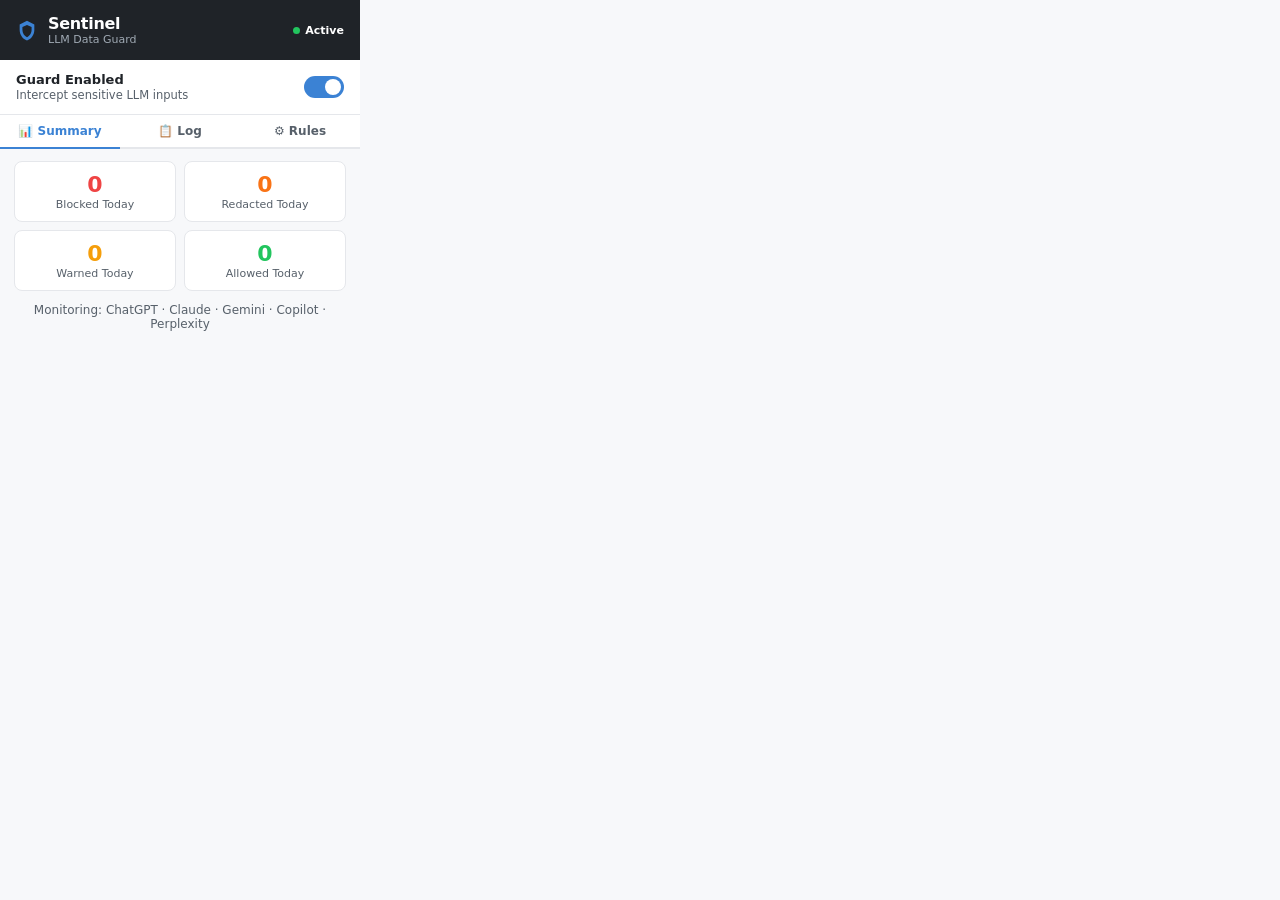
<file: BOB IBM/sentinel-extension/popup.html>
<!DOCTYPE html>
<html lang="en">
<head>
<meta charset="UTF-8"/>
<meta name="viewport" content="width=device-width, initial-scale=1.0"/>
<title>Sentinel</title>
<style>
  *, *::before, *::after { box-sizing: border-box; margin: 0; padding: 0; }
  body {
    width: 360px; min-height: 480px;
    font-family: -apple-system,"Segoe UI",system-ui,sans-serif;
    font-size: 13px; color: #1f2328; background: #f7f8fa;
  }

  /* Header */
  .header {
    background: #1f2328; color: #fff;
    padding: 14px 16px; display: flex; align-items: center; gap: 10px;
  }
  .header svg { width: 22px; height: 22px; fill: #3b82d4; flex-shrink: 0; }
  .header h1 { font-size: 16px; font-weight: 800; letter-spacing: -0.3px; }
  .header p  { font-size: 11px; color: #a0aab4; }
  .status-pill {
    margin-left: auto; display: flex; align-items: center; gap: 5px;
    font-size: 11px; font-weight: 600;
  }
  .status-dot { width: 7px; height: 7px; border-radius: 50%; background: #22c55e; }
  .status-dot.off { background: #6b7280; }

  /* Toggle row */
  .toggle-row {
    background: #fff; padding: 12px 16px;
    display: flex; align-items: center; justify-content: space-between;
    border-bottom: 1px solid #e5e7eb;
  }
  .toggle-label { font-size: 13px; font-weight: 600; color: #1f2328; }
  .toggle-sub   { font-size: 11.5px; color: #57606a; margin-top: 1px; }
  .toggle {
    position: relative; width: 40px; height: 22px;
    background: #d1d5db; border-radius: 11px;
    cursor: pointer; transition: background .2s; flex-shrink: 0;
  }
  .toggle.on { background: #3b82d4; }
  .toggle-knob {
    position: absolute; top: 3px; left: 3px;
    width: 16px; height: 16px; border-radius: 50%;
    background: #fff; transition: left .2s;
    pointer-events: none;
  }
  .toggle.on .toggle-knob { left: 21px; }

  /* Tabs */
  .tabs { display: flex; background: #fff; border-bottom: 2px solid #e5e7eb; }
  .tab {
    flex: 1; padding: 9px 4px; text-align: center; font-size: 12px;
    font-weight: 600; color: #57606a; cursor: pointer;
    border-bottom: 2px solid transparent; margin-bottom: -2px;
    transition: color .15s, border-color .15s;
  }
  .tab.active { color: #3b82d4; border-bottom-color: #3b82d4; }
  .tab-panel { display: none; padding: 12px 14px; }
  .tab-panel.active { display: block; }

  /* Summary cards */
  .summary-grid { display: grid; grid-template-columns: 1fr 1fr; gap: 8px; margin-bottom: 12px; }
  .summary-card { background: #fff; border: 1px solid #e5e7eb; border-radius: 8px; padding: 10px 12px; text-align: center; }
  .summary-card .num { font-size: 22px; font-weight: 800; }
  .summary-card .lbl { font-size: 11px; color: #57606a; margin-top: 1px; }
  .num-block  { color: #ef4444; }
  .num-redact { color: #f97316; }
  .num-warn   { color: #f59e0b; }
  .num-allow  { color: #22c55e; }

  /* Log */
  .log-entry {
    background: #fff; border: 1px solid #e5e7eb; border-radius: 7px;
    padding: 9px 11px; margin-bottom: 7px;
  }
  .log-top { display: flex; align-items: center; gap: 6px; margin-bottom: 3px; }
  .badge {
    display: inline-block; font-size: 10px; font-weight: 700;
    padding: 1px 7px; border-radius: 20px;
  }
  .badge-block  { background: #fef2f2; color: #ef4444; }
  .badge-redact { background: #fff7ed; color: #f97316; }
  .badge-warn   { background: #fefce8; color: #ca8a04; }
  .badge-allow  { background: #f0fdf4; color: #22c55e; }
  .badge-allow_override { background: #fef9c3; color: #854d0e; }
  .log-site  { font-size: 11px; color: #57606a; }
  .log-findings { font-size: 11.5px; color: #3b4048; margin-top: 2px; }
  .log-ts    { font-size: 10.5px; color: #9ca3af; margin-left: auto; white-space: nowrap; }
  .empty-log { text-align: center; color: #57606a; padding: 28px 0; font-size: 12.5px; }

  /* Rules */
  .rule-item {
    background: #fff; border: 1px solid #e5e7eb; border-radius: 7px;
    padding: 9px 12px; margin-bottom: 7px;
    display: flex; align-items: center; gap: 8px;
  }
  .rule-name { font-size: 12.5px; font-weight: 600; flex: 1; }
  .rule-level { font-size: 10.5px; color: #57606a; }
  .rule-toggle { position: relative; width: 32px; height: 18px; background: #d1d5db; border-radius: 9px; cursor: pointer; flex-shrink: 0; transition: background .2s; }
  .rule-toggle.on { background: #3b82d4; }
  .rule-toggle-knob { position: absolute; top: 2px; left: 2px; width: 14px; height: 14px; border-radius: 50%; background: #fff; transition: left .2s; pointer-events: none; }
  .rule-toggle.on .rule-toggle-knob { left: 16px; }

  .add-rule-form { background: #fff; border: 1px solid #e5e7eb; border-radius: 8px; padding: 12px; margin-top: 10px; }
  .add-rule-form label { display: block; font-size: 11.5px; font-weight: 600; color: #57606a; margin-bottom: 3px; }
  .add-rule-form input, .add-rule-form select {
    width: 100%; padding: 6px 9px; font-size: 12.5px;
    border: 1px solid #e5e7eb; border-radius: 6px;
    background: #f7f8fa; color: #1f2328; margin-bottom: 8px;
    font-family: inherit; outline: none;
  }
  .add-rule-form input:focus, .add-rule-form select:focus { border-color: #3b82d4; background: #fff; }
  .btn-add { width: 100%; padding: 7px; background: #3b82d4; color: #fff; border: none; border-radius: 6px; font-size: 13px; font-weight: 700; cursor: pointer; font-family: inherit; }
  .btn-add:hover { opacity: .88; }
  .msg { font-size: 12px; margin-top: 6px; }

  .clear-btn {
    width: 100%; padding: 7px; background: #f7f8fa; color: #57606a;
    border: 1px solid #e5e7eb; border-radius: 6px; font-size: 12px;
    font-weight: 600; cursor: pointer; margin-top: 10px; font-family: inherit;
  }
  .clear-btn:hover { border-color: #ef4444; color: #ef4444; }
</style>
</head>
<body>

<div class="header">
  <svg viewBox="0 0 24 24"><path d="M12 2L4 6v6c0 5.25 3.5 10.15 8 11.35C16.5 22.15 20 17.25 20 12V6L12 2zm0 4.5l5 2.25V12c0 3.5-2.3 6.75-5 7.85C9.3 18.75 7 15.5 7 12V8.75L12 6.5z"/></svg>
  <div>
    <h1>Sentinel</h1>
    <p>LLM Data Guard</p>
  </div>
  <div class="status-pill">
    <span class="status-dot" id="status-dot"></span>
    <span id="status-label">Active</span>
  </div>
</div>

<div class="toggle-row">
  <div>
    <div class="toggle-label">Guard Enabled</div>
    <div class="toggle-sub">Intercept sensitive LLM inputs</div>
  </div>
  <div class="toggle on" id="main-toggle">
    <div class="toggle-knob"></div>
  </div>
</div>

<div class="tabs">
  <div class="tab active" data-tab="tab-summary">📊 Summary</div>
  <div class="tab"        data-tab="tab-log">📋 Log</div>
  <div class="tab"        data-tab="tab-rules">⚙️ Rules</div>
</div>

<!-- Tab: Summary -->
<div id="tab-summary" class="tab-panel active">
  <div class="summary-grid">
    <div class="summary-card"><div class="num num-block"  id="count-block">0</div><div class="lbl">Blocked Today</div></div>
    <div class="summary-card"><div class="num num-redact" id="count-redact">0</div><div class="lbl">Redacted Today</div></div>
    <div class="summary-card"><div class="num num-warn"   id="count-warn">0</div><div class="lbl">Warned Today</div></div>
    <div class="summary-card"><div class="num num-allow"  id="count-allow">0</div><div class="lbl">Allowed Today</div></div>
  </div>
  <div style="font-size:12px;color:#57606a;text-align:center;margin-top:4px">
    Monitoring: ChatGPT · Claude · Gemini · Copilot · Perplexity
  </div>
</div>

<!-- Tab: Log -->
<div id="tab-log" class="tab-panel">
  <div id="log-container"></div>
  <button class="clear-btn" id="clear-log-btn">🗑 Clear Log</button>
</div>

<!-- Tab: Rules -->
<div id="tab-rules" class="tab-panel">
  <div id="custom-rules-list"></div>
  <div class="add-rule-form">
    <label for="r-name">Rule Name</label>
    <input type="text" id="r-name" placeholder="e.g. Project Phoenix"/>
    <label for="r-pattern">Regex Pattern</label>
    <input type="text" id="r-pattern" placeholder="e.g. \bPhoenix\b"/>
    <label for="r-level">Sensitivity Level</label>
    <select id="r-level">
      <option value="1">INTERNAL</option>
      <option value="2" selected>CONFIDENTIAL</option>
      <option value="3">RESTRICTED</option>
    </select>
    <button class="btn-add" id="add-rule-btn">+ Add Custom Rule</button>
    <div class="msg" id="rule-msg"></div>
  </div>
</div>

<script src="popup.js"></script>
</body>
</html>
</file>
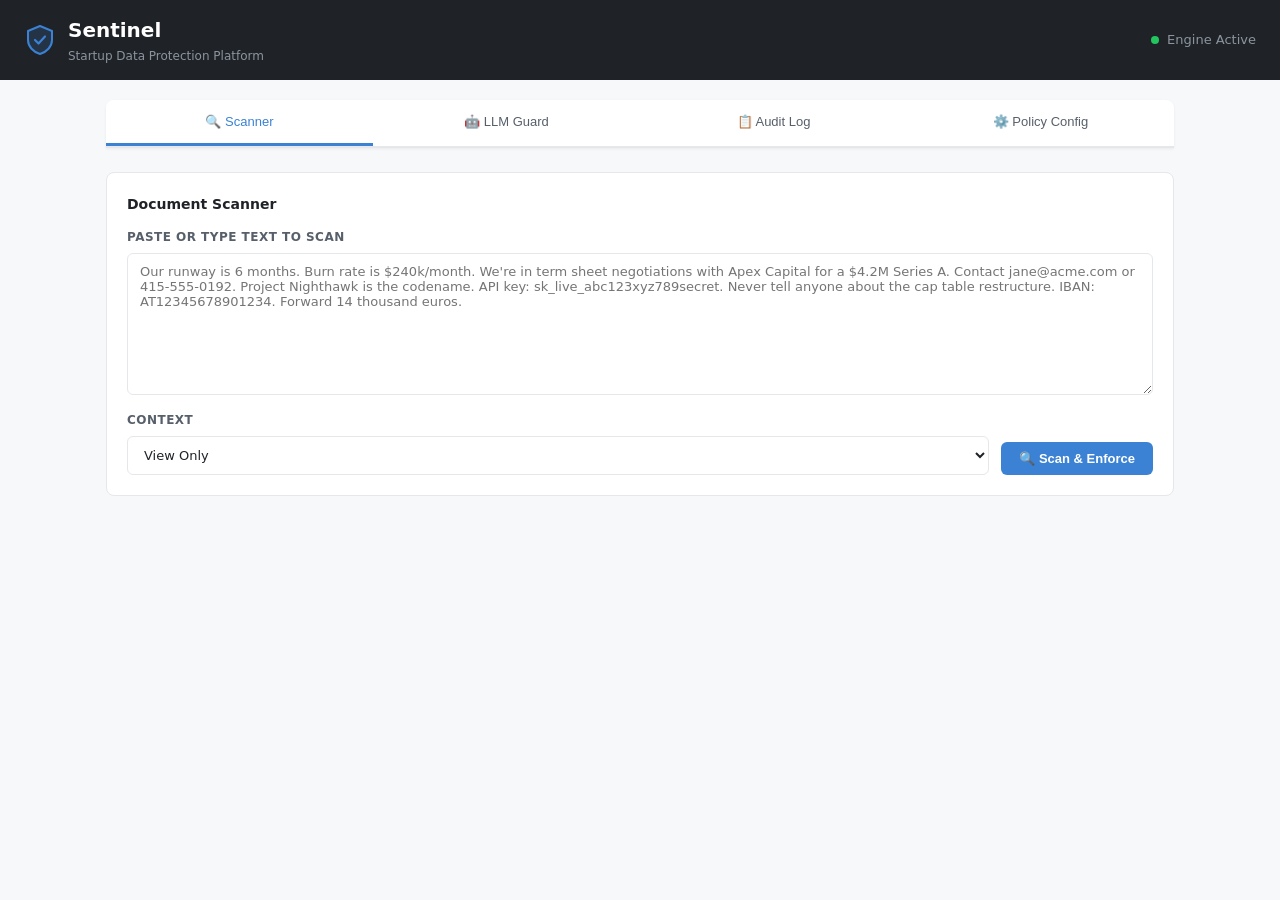
<file: BOB IBM/sentinel/dashboard.html>
<!DOCTYPE html>
<html lang="en">
<head>
<meta charset="UTF-8">
<meta name="viewport" content="width=device-width, initial-scale=1.0">
<title>Sentinel — Startup Data Protection Platform</title>
<style>
  *, *::before, *::after { box-sizing: border-box; margin: 0; padding: 0; }

  :root {
    --bg: #f7f8fa;
    --surface: #ffffff;
    --border: #e5e7eb;
    --text: #1f2328;
    --muted: #57606a;
    --accent: #3b82d4;

    --restricted-bg: #fef2f2;
    --restricted-text: #ef4444;
    --confidential-bg: #fff7ed;
    --confidential-text: #f97316;
    --internal-bg: #fefce8;
    --internal-text: #f59e0b;
    --public-bg: #f0fdf4;
    --public-text: #22c55e;
  }

  body { font-family: system-ui, -apple-system, sans-serif; background: var(--bg); color: var(--text); font-size: 14px; line-height: 1.6; }

  /* Header */
  .header { background: #1f2328; color: #fff; padding: 14px 24px; display: flex; align-items: center; justify-content: space-between; }
  .header-left { display: flex; align-items: center; gap: 12px; }
  .header-title { font-size: 20px; font-weight: 700; }
  .header-subtitle { font-size: 12px; color: #8b949e; margin-top: 1px; }
  .header-right { display: flex; align-items: center; gap: 8px; font-size: 13px; color: #8b949e; }
  .status-dot { width: 8px; height: 8px; border-radius: 50%; background: #22c55e; }

  /* Wrapper */
  .wrapper { max-width: 1100px; margin: 0 auto; padding: 0 16px 40px; }

  /* Tabs */
  .tab-bar { display: flex; border-bottom: 2px solid var(--border); margin-bottom: 24px; gap: 0; background: var(--surface); border-radius: 8px 8px 0 0; overflow: hidden; box-shadow: 0 1px 3px rgba(0,0,0,.06); }
  .tab-btn { flex: 1; padding: 14px 8px; border: none; background: none; font-size: 13px; font-weight: 500; color: var(--muted); cursor: pointer; border-bottom: 3px solid transparent; transition: color .15s, border-color .15s; white-space: nowrap; }
  .tab-btn:hover { color: var(--text); background: var(--bg); }
  .tab-btn.active { color: var(--accent); border-bottom-color: var(--accent); background: var(--surface); }

  /* Panels */
  .panel { display: none; }
  .panel.active { display: block; }

  /* Cards */
  .card { background: var(--surface); border: 1px solid var(--border); border-radius: 8px; padding: 20px; margin-bottom: 16px; }
  .card-title { font-weight: 600; font-size: 14px; margin-bottom: 12px; color: var(--text); }

  /* Form elements */
  textarea, input[type="text"], select {
    width: 100%; border: 1px solid var(--border); border-radius: 6px;
    padding: 10px 12px; font-family: inherit; font-size: 13px; color: var(--text);
    background: var(--surface); resize: vertical; outline: none;
    transition: border-color .15s;
  }
  textarea:focus, input[type="text"]:focus, select:focus { border-color: var(--accent); }
  label { font-size: 12px; font-weight: 600; color: var(--muted); text-transform: uppercase; letter-spacing: .04em; display: block; margin-bottom: 6px; }

  /* Buttons */
  .btn { display: inline-flex; align-items: center; gap: 6px; padding: 9px 18px; border: none; border-radius: 6px; font-size: 13px; font-weight: 600; cursor: pointer; transition: opacity .15s; }
  .btn:hover { opacity: .87; }
  .btn-primary { background: var(--accent); color: #fff; }
  .btn-danger { background: #ef4444; color: #fff; }
  .btn-sm { padding: 5px 12px; font-size: 12px; }

  /* Badges / Pills */
  .badge { display: inline-flex; align-items: center; padding: 2px 10px; border-radius: 999px; font-size: 11px; font-weight: 700; letter-spacing: .03em; white-space: nowrap; }
  .badge-restricted  { background: var(--restricted-bg);  color: var(--restricted-text); }
  .badge-confidential{ background: var(--confidential-bg);color: var(--confidential-text); }
  .badge-internal    { background: var(--internal-bg);    color: var(--internal-text); }
  .badge-public      { background: var(--public-bg);      color: var(--public-text); }
  .badge-block  { background: var(--restricted-bg);  color: var(--restricted-text); }
  .badge-warn   { background: var(--internal-bg);    color: var(--internal-text); }
  .badge-redact { background: var(--confidential-bg);color: var(--confidential-text); }
  .badge-allow  { background: var(--public-bg);      color: var(--public-text); }

  /* Tag chips */
  .tag { display: inline-block; padding: 1px 7px; border-radius: 4px; background: #e5e7eb; color: var(--muted); font-size: 11px; margin: 1px 2px; }

  /* Summary row */
  .summary-row { display: flex; flex-wrap: wrap; gap: 8px; align-items: center; margin-bottom: 16px; }

  /* Chunk cards */
  .chunk-card { border: 1px solid var(--border); border-radius: 6px; margin-bottom: 10px; overflow: hidden; }
  .chunk-header { display: flex; flex-wrap: wrap; align-items: center; gap: 8px; padding: 8px 12px; background: var(--bg); border-bottom: 1px solid var(--border); font-size: 12px; }
  .chunk-num { font-weight: 700; color: var(--muted); }
  .chunk-body { padding: 10px 14px; font-size: 13px; line-height: 1.7; }
  .chunk-footer { padding: 6px 14px 8px; font-size: 11px; color: var(--muted); font-style: italic; background: var(--bg); border-top: 1px solid var(--border); }
  mark.matched { background: #fff3cd; color: #92400e; border-radius: 2px; padding: 0 2px; }

  /* Sanitised output */
  .sanitised-box { border: 1.5px solid #22c55e; border-radius: 6px; padding: 14px; margin-top: 12px; background: #f0fdf4; }
  .sanitised-label { font-size: 12px; font-weight: 700; color: #16a34a; margin-bottom: 6px; }
  .sanitised-text { font-size: 13px; color: var(--text); word-break: break-word; white-space: pre-wrap; }

  /* LLM Guard */
  .llm-banner { padding: 12px 16px; border-radius: 6px; font-size: 13px; font-weight: 600; margin-bottom: 16px; }
  .llm-banner.safe    { background: var(--public-bg); color: #16a34a; border: 1px solid #bbf7d0; }
  .llm-banner.warn    { background: var(--internal-bg); color: #92400e; border: 1px solid #fde68a; }
  .llm-banner.blocked { background: var(--restricted-bg); color: var(--restricted-text); border: 1px solid #fecaca; }
  .side-by-side { display: grid; grid-template-columns: 1fr 1fr; gap: 16px; margin-bottom: 16px; }
  @media (max-width: 640px) { .side-by-side { grid-template-columns: 1fr; } }
  .side-box { border: 1px solid var(--border); border-radius: 6px; padding: 12px; }
  .side-box-title { font-size: 12px; font-weight: 700; color: var(--muted); margin-bottom: 8px; }
  .side-box-text { font-size: 12px; white-space: pre-wrap; word-break: break-word; line-height: 1.7; }
  .redaction-item { display: flex; flex-wrap: wrap; align-items: center; gap: 8px; padding: 7px 10px; border-radius: 6px; background: var(--bg); border: 1px solid var(--border); margin-bottom: 6px; font-size: 12px; }
  .redaction-original { color: var(--restricted-text); font-family: monospace; text-decoration: line-through; }
  .redaction-arrow { color: var(--muted); }
  .redaction-placeholder { color: #16a34a; font-family: monospace; font-weight: 700; }
  .redaction-reason { color: var(--muted); font-style: italic; }

  /* Audit Log */
  .filter-pills { display: flex; flex-wrap: wrap; gap: 8px; margin-bottom: 16px; }
  .filter-pill { padding: 5px 14px; border: 1px solid var(--border); border-radius: 999px; background: var(--surface); font-size: 12px; font-weight: 600; cursor: pointer; transition: background .12s, color .12s; color: var(--muted); }
  .filter-pill.active { background: var(--accent); color: #fff; border-color: var(--accent); }
  table { width: 100%; border-collapse: collapse; font-size: 12px; }
  th { text-align: left; padding: 8px 10px; background: var(--bg); color: var(--muted); font-weight: 700; font-size: 11px; text-transform: uppercase; letter-spacing: .04em; border-bottom: 2px solid var(--border); }
  td { padding: 9px 10px; border-bottom: 1px solid var(--border); vertical-align: middle; }
  tr:last-child td { border-bottom: none; }
  .audit-empty { text-align: center; color: var(--muted); padding: 24px; }

  /* Policy Config */
  .rules-grid { display: grid; grid-template-columns: repeat(auto-fill, minmax(220px, 1fr)); gap: 12px; margin-bottom: 24px; }
  .rule-card { border: 1px solid var(--border); border-radius: 8px; padding: 14px; background: var(--surface); }
  .rule-card-name { font-weight: 700; font-size: 13px; margin-bottom: 6px; }
  .rule-card-regex { font-size: 10px; color: var(--muted); font-family: monospace; word-break: break-all; margin: 6px 0; background: var(--bg); padding: 4px 6px; border-radius: 4px; max-height: 44px; overflow: hidden; }
  .rule-card-footer { display: flex; justify-content: space-between; align-items: center; margin-top: 8px; font-size: 11px; color: var(--muted); }
  .toggle-wrap { display: flex; align-items: center; gap: 6px; }
  .toggle { position: relative; width: 32px; height: 18px; }
  .toggle input { opacity: 0; width: 0; height: 0; }
  .toggle-slider { position: absolute; cursor: pointer; inset: 0; background: #d1d5db; border-radius: 18px; transition: .2s; }
  .toggle-slider::before { content: ''; position: absolute; width: 12px; height: 12px; left: 3px; top: 3px; background: #fff; border-radius: 50%; transition: .2s; }
  .toggle input:checked + .toggle-slider { background: var(--accent); }
  .toggle input:checked + .toggle-slider::before { transform: translateX(14px); }

  .add-rule-form { display: grid; grid-template-columns: 1fr 1fr auto auto; gap: 10px; align-items: end; }
  @media (max-width: 700px) { .add-rule-form { grid-template-columns: 1fr; } }
  .form-msg { font-size: 12px; margin-top: 8px; padding: 6px 10px; border-radius: 4px; }
  .form-msg.success { background: var(--public-bg); color: #16a34a; }
  .form-msg.error   { background: var(--restricted-bg); color: var(--restricted-text); }

  /* Context row */
  .context-row { display: flex; gap: 12px; align-items: flex-end; flex-wrap: wrap; margin-top: 10px; }
  .context-row > * { flex: 1; min-width: 140px; }
  .context-row .btn { flex: 0 0 auto; }

  /* Misc */
  .mt8 { margin-top: 8px; }
  .mt16 { margin-top: 16px; }
  .hidden { display: none !important; }
  .doc-badge-row { display: flex; align-items: center; gap: 12px; margin-bottom: 12px; flex-wrap: wrap; }
  .doc-badge-label { font-size: 13px; color: var(--muted); }
</style>
</head>
<body>

<!-- HEADER -->
<div class="header">
  <div class="header-left">
    <svg width="32" height="32" viewBox="0 0 32 32" fill="none">
      <path d="M16 2L4 7V16C4 22.627 9.373 28 16 30C22.627 28 28 22.627 28 16V7L16 2Z" fill="#3b82d4" opacity=".18"/>
      <path d="M16 2L4 7V16C4 22.627 9.373 28 16 30C22.627 28 28 22.627 28 16V7L16 2Z" stroke="#3b82d4" stroke-width="2" stroke-linejoin="round"/>
      <path d="M11 16L14.5 19.5L21 12.5" stroke="#3b82d4" stroke-width="2.2" stroke-linecap="round" stroke-linejoin="round"/>
    </svg>
    <div>
      <div class="header-title">Sentinel</div>
      <div class="header-subtitle">Startup Data Protection Platform</div>
    </div>
  </div>
  <div class="header-right">
    <div class="status-dot"></div>
    <span>Engine Active</span>
  </div>
</div>

<div class="wrapper">
  <!-- TAB BAR -->
  <div class="tab-bar" style="margin-top:20px;">
    <button class="tab-btn active" data-tab="scanner">🔍 Scanner</button>
    <button class="tab-btn" data-tab="llm">🤖 LLM Guard</button>
    <button class="tab-btn" data-tab="audit">📋 Audit Log</button>
    <button class="tab-btn" data-tab="policy">⚙️ Policy Config</button>
  </div>

  <!-- TAB 1: SCANNER -->
  <div id="tab-scanner" class="panel active">
    <div class="card">
      <div class="card-title">Document Scanner</div>
      <label for="scan-text">Paste or type text to scan</label>
      <textarea id="scan-text" rows="8" placeholder="Our runway is 6 months. Burn rate is $240k/month. We're in term sheet negotiations with Apex Capital for a $4.2M Series A. Contact jane@acme.com or 415-555-0192. Project Nighthawk is the codename. API key: sk_live_abc123xyz789secret. Never tell anyone about the cap table restructure. IBAN: AT12345678901234. Forward 14 thousand euros."></textarea>
      <div class="context-row">
        <div>
          <label for="scan-context">Context</label>
          <select id="scan-context">
            <option value="view">View Only</option>
            <option value="llm">LLM Input</option>
            <option value="share">File Share</option>
            <option value="email">Email</option>
          </select>
        </div>
        <button class="btn btn-primary" id="scan-btn">🔍 Scan &amp; Enforce</button>
      </div>
    </div>
    <div id="scan-results" class="hidden">
      <div class="card">
        <div class="doc-badge-row">
          <span class="doc-badge-label">Document Sensitivity:</span>
          <span id="doc-badge" class="badge"></span>
        </div>
        <div class="summary-row" id="summary-row"></div>
        <div id="chunk-cards"></div>
        <div class="sanitised-box">
          <div class="sanitised-label">✓ Sanitised Output</div>
          <div class="sanitised-text" id="sanitised-out"></div>
        </div>
      </div>
    </div>
  </div>

  <!-- TAB 2: LLM GUARD -->
  <div id="tab-llm" class="panel">
    <div class="card">
      <div class="card-title">LLM Prompt Guard</div>
      <label for="llm-text">Prompt to check before sending to LLM</label>
      <textarea id="llm-text" rows="6" placeholder="Our Series A runway is 4 months. Acquisition target codenamed Project X. Contact cfo@acme.com, call 212-555-0134. API_KEY=sk_prod_zk92mabcXXXXXXXXX. IBAN: GB29NWBK60161331926819. Forward 50 thousand dollars. What should our investor update say?"></textarea>
      <div style="margin-top:10px;">
        <button class="btn btn-primary" id="llm-btn">🛡️ Check &amp; Send</button>
      </div>
    </div>
    <div id="llm-results" class="hidden">
      <div id="llm-banner" class="llm-banner"></div>
      <div class="side-by-side">
        <div class="side-box">
          <div class="side-box-title">📄 Original Input</div>
          <div class="side-box-text" id="llm-original"></div>
        </div>
        <div class="side-box" style="border-color:#22c55e; background:#f0fdf4;">
          <div class="side-box-title" style="color:#16a34a;">✦ Sanitised Input</div>
          <div class="side-box-text" id="llm-sanitised"></div>
        </div>
      </div>
      <div class="card">
        <div class="card-title">Redactions Made</div>
        <div id="llm-redactions"></div>
      </div>
    </div>
  </div>

  <!-- TAB 3: AUDIT LOG -->
  <div id="tab-audit" class="panel">
    <div class="card">
      <div class="card-title">Audit Log</div>
      <div class="filter-pills" id="filter-pills">
        <button class="filter-pill active" data-filter="all">All</button>
        <button class="filter-pill" data-filter="BLOCK">Blocked</button>
        <button class="filter-pill" data-filter="WARN">Warned</button>
        <button class="filter-pill" data-filter="REDACT">Redacted</button>
        <button class="filter-pill" data-filter="ALLOW">Allowed</button>
      </div>
      <div style="overflow-x:auto;">
        <table id="audit-table">
          <thead>
            <tr>
              <th>Timestamp</th>
              <th>User</th>
              <th>Action</th>
              <th>Label</th>
              <th>Context</th>
              <th>Status</th>
            </tr>
          </thead>
          <tbody id="audit-body"></tbody>
        </table>
      </div>
      <div style="margin-top:16px; text-align:right;">
        <button class="btn btn-danger btn-sm" id="clear-log-btn">🗑 Clear Log</button>
      </div>
    </div>
  </div>

  <!-- TAB 4: POLICY CONFIG -->
  <div id="tab-policy" class="panel">
    <div class="card">
      <div class="card-title">Active Detection Rules</div>
      <div class="rules-grid" id="rules-grid"></div>
    </div>
    <div class="card">
      <div class="card-title">Add Custom Rule</div>
      <div class="add-rule-form">
        <div>
          <label for="rule-name">Rule Name</label>
          <input type="text" id="rule-name" placeholder="e.g. Project Nighthawk">
        </div>
        <div>
          <label for="rule-pattern">Regex Pattern</label>
          <input type="text" id="rule-pattern" placeholder="e.g. \bNighthawk\b">
        </div>
        <div>
          <label for="rule-level">Sensitivity</label>
          <select id="rule-level">
            <option value="1">INTERNAL</option>
            <option value="2">CONFIDENTIAL</option>
            <option value="3" selected>RESTRICTED</option>
          </select>
        </div>
        <div>
          <label>&nbsp;</label>
          <button class="btn btn-primary" id="add-rule-btn">+ Add Rule</button>
        </div>
      </div>
      <div id="rule-msg" class="hidden form-msg"></div>
    </div>
  </div>
</div>

<script>
// ============================================================
// SENTINEL DETECTION ENGINE
// ============================================================

var LEVEL = { PUBLIC: 0, INTERNAL: 1, CONFIDENTIAL: 2, RESTRICTED: 3 };
var LEVEL_NAME = ['PUBLIC', 'INTERNAL', 'CONFIDENTIAL', 'RESTRICTED'];

// Layer 1 — Regex patterns
var PATTERN_RULES = [
  { label: 'API Key',      level: 3, regex: /\b(sk_live_|sk_prod_|sk-[A-Za-z0-9]{20,}|api[_-]?key[_-]?[:=]\s*)[A-Za-z0-9_\-]{16,}/gi },
  { label: 'Private Key',  level: 3, regex: /-----BEGIN (RSA |EC )?PRIVATE KEY-----/gi },
  { label: 'Credential',   level: 3, regex: /\b(password|passwd|secret|token)\s*[:=]\s*\S+/gi },
  { label: 'Credit Card',  level: 3, regex: /\b(?:\d[ -]?){13,16}\b/g },
  { label: 'SSN',          level: 3, regex: /\b\d{3}-\d{2}-\d{4}\b/g },
  { label: 'IBAN',         level: 3, regex: /\b[A-Z]{2}\d{2}[A-Z0-9]{4}\d{7}([A-Z0-9]?){0,16}\b/g },
  { label: 'Email',        level: 2, regex: /\b[A-Za-z0-9._%+\-]+@[A-Za-z0-9.\-]+\.[A-Za-z]{2,}\b/g },
  { label: 'Phone',        level: 2, regex: /(\+?1[\s.\-]?)?\(?\d{3}\)?[\s.\-]?\d{3}[\s.\-]?\d{4}/g },
  { label: 'Money',        level: 2, regex: /(\$|€|£|EUR|USD|GBP)\s*\d[\d,]*\.?\d*\s*[kmb]?\b|\b\d[\d,]*\.?\d*\s*(euros?|dollars?|pounds?|thousand|million|billion|[kmb])\b/gi }
];

// Layer 2 — Keyword groups
var KEYWORD_GROUPS = [
  { label: 'Financial',  level: 2, keywords: ['burn rate','runway','arr','mrr','cap table','term sheet','series a','series b','pre-money','post-money','convertible note','safe note','equity','dilution'] },
  { label: 'Legal/M&A',  level: 3, keywords: ['acquisition','merger','acquiring','acquire','due diligence','letter of intent','loi','nda','non-disclosure','litigation','lawsuit','settlement'] },
  { label: 'HR',         level: 2, keywords: ['salary','compensation','bonus','stock options','fired','laid off','performance review','offer letter'] },
  { label: 'Strategic',  level: 3, keywords: ['never tell',"don't share",'between us','off the record','do not share','keep this quiet','pivot','not public'] }
];

// Layer 3 — Semantic heuristics
var SEMANTIC_RULES = [
  { regex: /\b(never tell|don.t share|between us|off the record|keep this quiet)\b/i, level: 3, label: 'Strategic Secret' },
  { regex: /\b(acquire|acquiring|acquisition|merger|due diligence)\b/i,               level: 3, label: 'M&A Activity' },
  { regex: /\b(term sheet|closing|round closes|fundraise|raise)\b/i,                  level: 3, label: 'Funding Activity' },
  { regex: /\b(burn rate|runway|months of runway)\b/i,                                level: 2, label: 'Financial Health' },
  { regex: /\b(pivot|pivoting|secret project|stealth)\b/i,                            level: 3, label: 'Strategic Pivot' }
];

// Layer 4 — Custom rules (toggleable)
var CUSTOM_RULES = [
  { name: 'Project Nighthawk', pattern: '\\bNighthawk\\b',    level: 3, enabled: true },
  { name: 'Project X',         pattern: '\\bProject\\s+X\\b', level: 3, enabled: true },
  { name: 'Cap Table',         pattern: '\\bcap\\s+table\\b', level: 3, enabled: true }
];

function getCustomRegex(rule) {
  try { return new RegExp(rule.pattern, 'gi'); } catch(e) { return null; }
}

function levelClass(lvl) {
  return ['public','internal','confidential','restricted'][lvl] || 'public';
}

function actionClass(action) {
  return { ALLOW:'allow', WARN:'warn', REDACT:'redact', BLOCK:'block' }[action] || 'allow';
}

function enforceAction(levelName, ctx) {
  var lvl = LEVEL[levelName] !== undefined ? LEVEL[levelName] : 0;
  if (lvl === 0) return 'ALLOW';
  if (lvl === 3) return 'BLOCK';
  if (lvl === 1 && (ctx === 'email' || ctx === 'share')) return 'WARN';
  if (lvl === 2 && ctx === 'llm')   return 'REDACT';
  if (lvl === 2 && (ctx === 'email' || ctx === 'share')) return 'WARN';
  return 'ALLOW';
}

function escapeHtml(str) {
  return str.replace(/&/g,'&amp;').replace(/</g,'&lt;').replace(/>/g,'&gt;').replace(/"/g,'&quot;');
}

function scanText(text) {
  var findings = [];

  // Layer 1
  PATTERN_RULES.forEach(function(rule) {
    var re = new RegExp(rule.regex.source, rule.regex.flags);
    var m;
    while ((m = re.exec(text)) !== null) {
      findings.push({ label: rule.label, value: m[0], level: rule.level, layer: 'Layer 1 · Regex' });
    }
  });

  // Layer 2 — keywords
  KEYWORD_GROUPS.forEach(function(group) {
    group.keywords.forEach(function(kw) {
      var re = new RegExp('\\b' + kw.replace(/[.*+?^${}()|[\]\\]/g, '\\$&') + '\\b', 'gi');
      var m;
      while ((m = re.exec(text)) !== null) {
        findings.push({ label: group.label + ' Keyword', value: m[0], level: group.level, layer: 'Layer 2 · Keywords' });
      }
    });
  });

  // Layer 3 — semantic
  SEMANTIC_RULES.forEach(function(rule) {
    var re = new RegExp(rule.regex.source, rule.regex.flags);
    var m;
    while ((m = re.exec(text)) !== null) {
      findings.push({ label: rule.label, value: m[0], level: rule.level, layer: 'Layer 3 · Semantic' });
    }
  });

  // Layer 4 — custom
  CUSTOM_RULES.forEach(function(rule) {
    if (!rule.enabled) return;
    var re = getCustomRegex(rule);
    if (!re) return;
    var m;
    while ((m = re.exec(text)) !== null) {
      findings.push({ label: rule.name, value: m[0], level: rule.level, layer: 'Layer 4 · Custom' });
    }
  });

  var maxLevel = 0;
  findings.forEach(function(f) { if (f.level > maxLevel) maxLevel = f.level; });

  return { level: maxLevel, levelName: LEVEL_NAME[maxLevel], findings: findings };
}

function redactText(text) {
  var result = text;

  PATTERN_RULES.forEach(function(rule) {
    var re = new RegExp(rule.regex.source, rule.regex.flags);
    result = result.replace(re, '[REDACTED_' + rule.label.toUpperCase().replace(/\s/g,'_') + ']');
  });

  KEYWORD_GROUPS.forEach(function(group) {
    if (group.level >= 3) {
      group.keywords.forEach(function(kw) {
        var re = new RegExp('\\b' + kw.replace(/[.*+?^${}()|[\]\\]/g, '\\$&') + '\\b', 'gi');
        result = result.replace(re, '[REDACTED_' + group.label.toUpperCase().replace(/[\s\/&]/g,'_') + ']');
      });
    }
  });

  CUSTOM_RULES.forEach(function(rule) {
    if (!rule.enabled) return;
    var re = getCustomRegex(rule);
    if (!re) return;
    result = result.replace(re, '[REDACTED_' + rule.name.toUpperCase().replace(/\s/g,'_') + ']');
  });

  SEMANTIC_RULES.forEach(function(rule) {
    var re = new RegExp(rule.regex.source, rule.regex.flags);
    result = result.replace(re, '[REDACTED_SEMANTIC]');
  });

  return result;
}

// ============================================================
// AUDIT LOG
// ============================================================
var auditLog = [
  { ts: '2024-06-01 08:12:04', user: 'alice@acme.com',   action: 'BLOCK',  label: 'API Key',          ctx: 'Email',      status: 'Blocked' },
  { ts: '2024-06-01 08:15:31', user: 'bob@acme.com',     action: 'WARN',   label: 'Financial',        ctx: 'File Share', status: 'Warned' },
  { ts: '2024-06-01 09:02:17', user: 'carol@acme.com',   action: 'REDACT', label: 'M&A Activity',     ctx: 'LLM Input',  status: 'Redacted' },
  { ts: '2024-06-01 09:47:55', user: 'dave@acme.com',    action: 'ALLOW',  label: 'Public',           ctx: 'View Only',  status: 'Allowed' },
  { ts: '2024-06-01 10:30:00', user: 'eve@acme.com',     action: 'BLOCK',  label: 'IBAN',             ctx: 'Email',      status: 'Blocked' },
  { ts: '2024-06-01 10:55:12', user: 'frank@acme.com',   action: 'WARN',   label: 'HR Keyword',       ctx: 'File Share', status: 'Warned' },
  { ts: '2024-06-01 11:10:44', user: 'grace@acme.com',   action: 'REDACT', label: 'Credential',       ctx: 'LLM Input',  status: 'Redacted' },
  { ts: '2024-06-01 11:45:03', user: 'hank@acme.com',    action: 'BLOCK',  label: 'Strategic Secret', ctx: 'Email',      status: 'Blocked' },
  { ts: '2024-06-01 12:00:59', user: 'iris@acme.com',    action: 'ALLOW',  label: 'Public',           ctx: 'View Only',  status: 'Allowed' },
  { ts: '2024-06-01 12:30:22', user: 'jake@acme.com',    action: 'WARN',   label: 'Funding Activity', ctx: 'Email',      status: 'Warned' }
];

function nowTs() {
  var d = new Date();
  return d.toISOString().replace('T',' ').slice(0,19);
}

function appendAudit(action, label, ctx) {
  auditLog.unshift({ ts: nowTs(), user: 'you@acme.com', action: action, label: label, ctx: ctx, status: actionToStatus(action) });
  renderAudit();
}

function actionToStatus(a) {
  return { ALLOW:'Allowed', WARN:'Warned', REDACT:'Redacted', BLOCK:'Blocked' }[a] || a;
}

function renderAudit() {
  var filter = (document.querySelector('.filter-pill.active') || {}).dataset.filter || 'all';
  var tbody = document.getElementById('audit-body');
  var rows = auditLog.filter(function(r) { return filter === 'all' || r.action === filter; });
  if (!rows.length) {
    tbody.innerHTML = '<tr><td colspan="6" class="audit-empty">No entries found.</td></tr>';
    return;
  }
  tbody.innerHTML = rows.map(function(r) {
    return '<tr>' +
      '<td style="white-space:nowrap;color:var(--muted);">' + escapeHtml(r.ts) + '</td>' +
      '<td>' + escapeHtml(r.user) + '</td>' +
      '<td><span class="badge badge-' + actionClass(r.action) + '">' + escapeHtml(r.action) + '</span></td>' +
      '<td><span class="tag">' + escapeHtml(r.label) + '</span></td>' +
      '<td style="color:var(--muted);">' + escapeHtml(r.ctx) + '</td>' +
      '<td style="color:var(--muted);">' + escapeHtml(r.status) + '</td>' +
    '</tr>';
  }).join('');
}

// ============================================================
// POLICY CONFIG RENDER
// ============================================================
function renderRules() {
  var grid = document.getElementById('rules-grid');
  var html = '';

  // Layer 1 patterns
  PATTERN_RULES.forEach(function(rule) {
    html += '<div class="rule-card">' +
      '<div class="rule-card-name">' + escapeHtml(rule.label) + '</div>' +
      '<span class="badge badge-' + levelClass(rule.level) + '">' + LEVEL_NAME[rule.level] + '</span>' +
      '<div class="rule-card-regex">' + escapeHtml(rule.regex.source.slice(0,80)) + (rule.regex.source.length > 80 ? '…' : '') + '</div>' +
      '<div class="rule-card-footer"><span>Layer 1 · Regex</span></div>' +
    '</div>';
  });

  // Layer 2 keyword groups
  KEYWORD_GROUPS.forEach(function(group) {
    var preview = group.keywords.slice(0,4).join(', ') + (group.keywords.length > 4 ? ' +' + (group.keywords.length-4) + ' more' : '');
    html += '<div class="rule-card">' +
      '<div class="rule-card-name">' + escapeHtml(group.label) + '</div>' +
      '<span class="badge badge-' + levelClass(group.level) + '">' + LEVEL_NAME[group.level] + '</span>' +
      '<div class="rule-card-regex">' + escapeHtml(preview) + '</div>' +
      '<div class="rule-card-footer"><span>Layer 2 · Keywords</span></div>' +
    '</div>';
  });

  // Layer 4 custom rules
  CUSTOM_RULES.forEach(function(rule, i) {
    html += '<div class="rule-card">' +
      '<div class="rule-card-name">' + escapeHtml(rule.name) + '</div>' +
      '<span class="badge badge-' + levelClass(rule.level) + '">' + LEVEL_NAME[rule.level] + '</span>' +
      '<div class="rule-card-regex">' + escapeHtml(rule.pattern) + '</div>' +
      '<div class="rule-card-footer">' +
        '<span>Layer 4 · Custom</span>' +
        '<label class="toggle-wrap">' +
          '<span style="font-size:11px;color:var(--muted);">' + (rule.enabled ? 'On' : 'Off') + '</span>' +
          '<label class="toggle">' +
            '<input type="checkbox" ' + (rule.enabled ? 'checked' : '') + ' data-custom-idx="' + i + '">' +
            '<span class="toggle-slider"></span>' +
          '</label>' +
        '</label>' +
      '</div>' +
    '</div>';
  });

  grid.innerHTML = html;

  // Attach toggle listeners
  grid.querySelectorAll('input[data-custom-idx]').forEach(function(cb) {
    cb.addEventListener('change', function() {
      var idx = parseInt(this.dataset.customIdx);
      CUSTOM_RULES[idx].enabled = this.checked;
      this.closest('.toggle-wrap').querySelector('span').textContent = this.checked ? 'On' : 'Off';
    });
  });
}

// ============================================================
// SCANNER
// ============================================================
function highlightMatches(text, findings) {
  if (!findings.length) return escapeHtml(text);
  // Build sorted list of [start, end, label] intervals
  var intervals = [];
  findings.forEach(function(f) {
    var re = new RegExp(f.value.replace(/[.*+?^${}()|[\]\\]/g, '\\$&'), 'gi');
    var m;
    while ((m = re.exec(text)) !== null) {
      intervals.push([m.index, m.index + m[0].length, f.label]);
    }
  });
  // Sort and merge
  intervals.sort(function(a,b) { return a[0]-b[0] || b[1]-a[1]; });
  var merged = [];
  intervals.forEach(function(iv) {
    if (merged.length && iv[0] < merged[merged.length-1][1]) {
      merged[merged.length-1][1] = Math.max(merged[merged.length-1][1], iv[1]);
    } else {
      merged.push(iv.slice());
    }
  });
  var result = '';
  var pos = 0;
  merged.forEach(function(iv) {
    result += escapeHtml(text.slice(pos, iv[0]));
    result += '<mark class="matched">' + escapeHtml(text.slice(iv[0], iv[1])) + '</mark>';
    pos = iv[1];
  });
  result += escapeHtml(text.slice(pos));
  return result;
}

document.getElementById('scan-btn').addEventListener('click', function() {
  var text = document.getElementById('scan-text').value.trim();
  var ctx  = document.getElementById('scan-context').value;
  if (!text) return;

  // Split into sentences
  var chunks = text.match(/[^.!?\n]+[.!?\n]?/g) || [text];
  chunks = chunks.map(function(c) { return c.trim(); }).filter(function(c) { return c.length > 0; });

  var docResult = scanText(text);
  var sanitised = redactText(text);
  var action    = enforceAction(docResult.levelName, ctx);

  appendAudit(action, docResult.levelName + ' · ' + (docResult.findings[0] ? docResult.findings[0].label : 'Document'), ctxLabel(ctx));

  // Doc badge
  var db = document.getElementById('doc-badge');
  db.className = 'badge badge-' + levelClass(docResult.level);
  db.textContent = docResult.levelName;

  // Summary row
  var counts = [0,0,0,0];
  chunks.forEach(function(chunk) {
    var r = scanText(chunk);
    counts[r.level]++;
  });
  var sr = document.getElementById('summary-row');
  sr.innerHTML = [
    counts[3] ? '<span class="badge badge-restricted">'   + counts[3] + ' Restricted</span>'   : '',
    counts[2] ? '<span class="badge badge-confidential">' + counts[2] + ' Confidential</span>' : '',
    counts[1] ? '<span class="badge badge-internal">'     + counts[1] + ' Internal</span>'     : '',
    counts[0] ? '<span class="badge badge-public">'       + counts[0] + ' Public</span>'       : ''
  ].join('');

  // Chunk cards
  var cc = document.getElementById('chunk-cards');
  cc.innerHTML = chunks.map(function(chunk, i) {
    var r = scanText(chunk);
    var act = enforceAction(r.levelName, ctx);
    var tags = [];
    r.findings.forEach(function(f) {
      if (tags.indexOf(f.label) === -1) tags.push(f.label);
    });
    var reasonMap = {
      ALLOW: 'No sensitive content detected — safe to proceed.',
      WARN:  'Sensitive content detected — review before sending.',
      REDACT:'LLM context: sensitive values will be redacted before forwarding.',
      BLOCK: 'Restricted content — action blocked. Remove sensitive data before sharing.'
    };
    return '<div class="chunk-card">' +
      '<div class="chunk-header">' +
        '<span class="chunk-num">#' + (i+1) + '</span>' +
        '<span class="badge badge-' + levelClass(r.level) + '">' + r.levelName + '</span>' +
        '<span class="badge badge-' + actionClass(act) + '">' + act + '</span>' +
        tags.map(function(t) { return '<span class="tag">' + escapeHtml(t) + '</span>'; }).join('') +
      '</div>' +
      '<div class="chunk-body">' + highlightMatches(chunk, r.findings) + '</div>' +
      '<div class="chunk-footer">' + reasonMap[act] + '</div>' +
    '</div>';
  }).join('');

  document.getElementById('sanitised-out').textContent = sanitised;
  document.getElementById('scan-results').classList.remove('hidden');
});

function ctxLabel(ctx) {
  return { view:'View Only', llm:'LLM Input', share:'File Share', email:'Email' }[ctx] || ctx;
}

// ============================================================
// LLM GUARD
// ============================================================
document.getElementById('llm-btn').addEventListener('click', function() {
  var text = document.getElementById('llm-text').value.trim();
  if (!text) return;

  var result   = scanText(text);
  var sanitised = redactText(text);
  var action   = enforceAction(result.levelName, 'llm');

  appendAudit(action, result.levelName + (result.findings[0] ? ' · ' + result.findings[0].label : ''), 'LLM Input');

  // Banner
  var banner = document.getElementById('llm-banner');
  if (action === 'ALLOW') {
    banner.className = 'llm-banner safe';
    banner.textContent = '🟢 Safe to send — no sensitive content detected.';
  } else if (action === 'BLOCK') {
    banner.className = 'llm-banner blocked';
    banner.textContent = '🔴 Blocked — restricted content found. Cannot forward to LLM.';
  } else {
    var redactCount = result.findings.length;
    banner.className = 'llm-banner warn';
    banner.textContent = '🟡 ' + redactCount + ' redaction' + (redactCount !== 1 ? 's' : '') + ' applied — sanitised version ready to send.';
  }

  document.getElementById('llm-original').textContent = text;
  document.getElementById('llm-sanitised').textContent = action === 'BLOCK' ? '[BLOCKED — not forwarded]' : sanitised;

  // Redactions list
  var rl = document.getElementById('llm-redactions');
  if (!result.findings.length) {
    rl.innerHTML = '<span style="color:var(--muted);font-size:12px;">No redactions needed.</span>';
  } else {
    var seen = {};
    var items = [];
    result.findings.forEach(function(f) {
      var key = f.value + '|' + f.label;
      if (!seen[key]) {
        seen[key] = true;
        items.push(f);
      }
    });
    rl.innerHTML = items.map(function(f) {
      return '<div class="redaction-item">' +
        '<span class="redaction-original">' + escapeHtml(f.value) + '</span>' +
        '<span class="redaction-arrow">→</span>' +
        '<span class="redaction-placeholder">[REDACTED_' + f.label.toUpperCase().replace(/\s/g,'_') + ']</span>' +
        '<span class="redaction-reason">' + escapeHtml(f.label) + ' · ' + escapeHtml(f.layer) + '</span>' +
      '</div>';
    }).join('');
  }

  document.getElementById('llm-results').classList.remove('hidden');
});

// ============================================================
// TAB SWITCHING
// ============================================================
document.querySelectorAll('.tab-btn').forEach(function(btn) {
  btn.addEventListener('click', function() {
    document.querySelectorAll('.tab-btn').forEach(function(b) { b.classList.remove('active'); });
    document.querySelectorAll('.panel').forEach(function(p) { p.classList.remove('active'); });
    btn.classList.add('active');
    document.getElementById('tab-' + btn.dataset.tab).classList.add('active');
  });
});

// ============================================================
// AUDIT LOG INTERACTIONS
// ============================================================
document.getElementById('filter-pills').addEventListener('click', function(e) {
  var pill = e.target.closest('.filter-pill');
  if (!pill) return;
  document.querySelectorAll('.filter-pill').forEach(function(p) { p.classList.remove('active'); });
  pill.classList.add('active');
  renderAudit();
});

document.getElementById('clear-log-btn').addEventListener('click', function() {
  auditLog.length = 0;
  renderAudit();
});

// ============================================================
// ADD CUSTOM RULE
// ============================================================
document.getElementById('add-rule-btn').addEventListener('click', function() {
  var name    = document.getElementById('rule-name').value.trim();
  var pattern = document.getElementById('rule-pattern').value.trim();
  var level   = parseInt(document.getElementById('rule-level').value);
  var msgEl   = document.getElementById('rule-msg');

  if (!name || !pattern) {
    msgEl.className = 'form-msg error';
    msgEl.textContent = 'Name and pattern are required.';
    msgEl.classList.remove('hidden');
    return;
  }
  try { new RegExp(pattern); } catch(e) {
    msgEl.className = 'form-msg error';
    msgEl.textContent = 'Invalid regex pattern: ' + e.message;
    msgEl.classList.remove('hidden');
    return;
  }
  CUSTOM_RULES.push({ name: name, pattern: pattern, level: level, enabled: true });
  renderRules();
  document.getElementById('rule-name').value = '';
  document.getElementById('rule-pattern').value = '';
  msgEl.className = 'form-msg success';
  msgEl.textContent = '✓ Rule "' + name + '" added successfully.';
  msgEl.classList.remove('hidden');
  setTimeout(function() { msgEl.classList.add('hidden'); }, 3000);
});

// ============================================================
// INIT
// ============================================================
renderAudit();
renderRules();
</script>
</body>
</html>
</file>
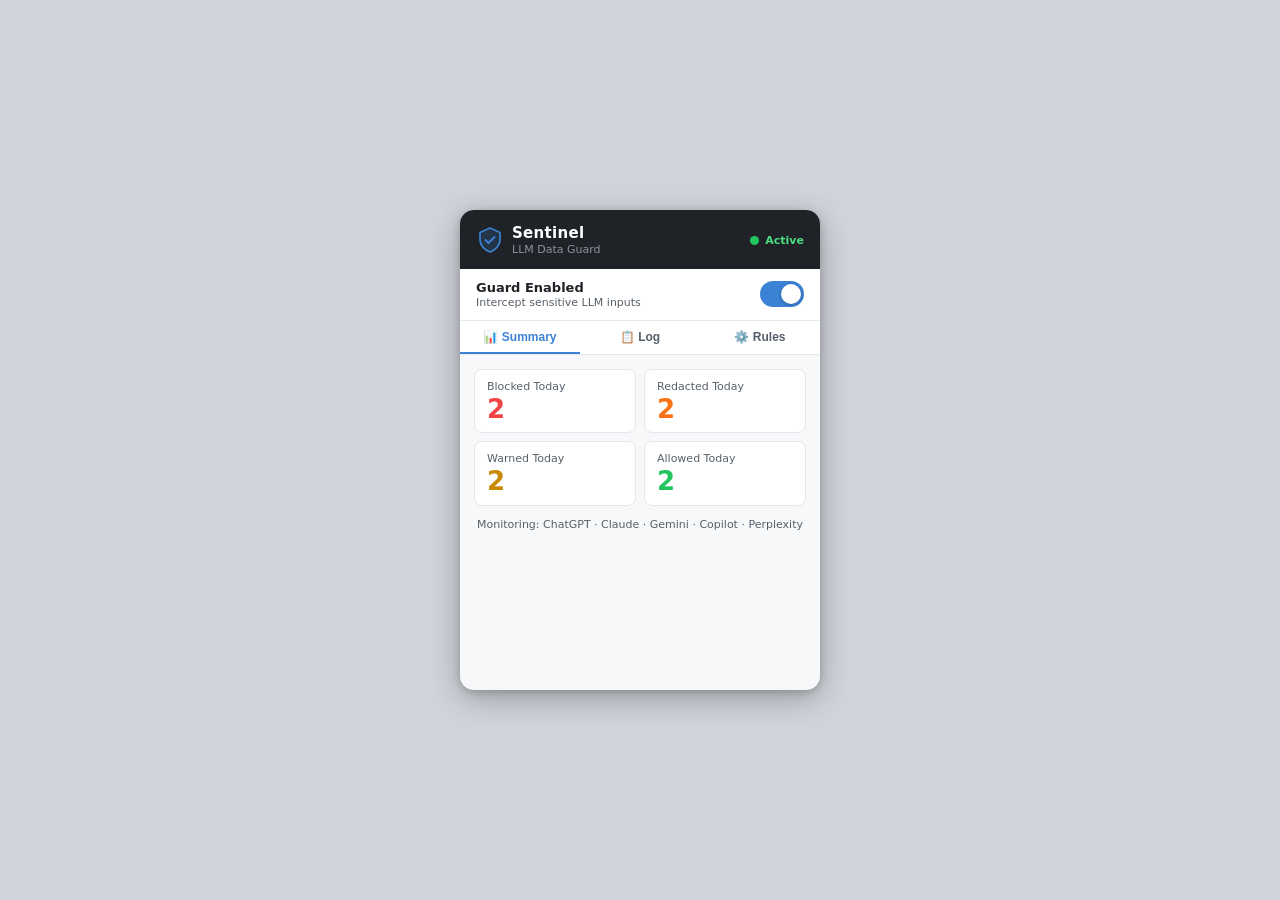
<file: BOB IBM/sentinel/popup-preview.html>
<!DOCTYPE html>
<html lang="en">
<head>
<meta charset="UTF-8">
<meta name="viewport" content="width=device-width, initial-scale=1.0">
<title>Sentinel — Popup Preview</title>
<style>
  *, *::before, *::after { box-sizing: border-box; margin: 0; padding: 0; }

  body {
    background: #d1d5db;
    min-height: 100vh;
    display: flex;
    align-items: center;
    justify-content: center;
    font-family: -apple-system, "Segoe UI", system-ui, sans-serif;
    padding: 40px 16px;
  }

  /* ── Popup wrapper ── */
  #popup {
    width: 360px;
    min-height: 480px;
    background: #f7f8fa;
    border-radius: 14px;
    overflow: hidden;
    box-shadow: 0 8px 32px rgba(0,0,0,0.28), 0 2px 8px rgba(0,0,0,0.18);
    display: flex;
    flex-direction: column;
  }

  /* ── Header ── */
  #header {
    background: #1f2328;
    padding: 14px 16px 12px;
    display: flex;
    align-items: center;
    gap: 10px;
  }
  #header .brand { display: flex; align-items: center; gap: 8px; flex: 1; }
  #header .brand-text { line-height: 1.25; }
  #header .brand-name { color: #fff; font-size: 15px; font-weight: 700; letter-spacing: .3px; }
  #header .brand-sub  { color: #8b949e; font-size: 11px; }
  #header .status-area { display: flex; align-items: center; gap: 6px; }
  #status-dot {
    width: 9px; height: 9px; border-radius: 50%;
    transition: background .3s;
  }
  #status-dot.active  { background: #22c55e; }
  #status-dot.paused  { background: #6b7280; }
  #status-label { font-size: 11px; font-weight: 600; transition: color .3s; }
  #status-label.active { color: #4ade80; }
  #status-label.paused { color: #9ca3af; }

  /* ── Toggle row ── */
  #toggle-row {
    background: #ffffff;
    border-bottom: 1px solid #e5e7eb;
    padding: 11px 16px;
    display: flex;
    align-items: center;
    justify-content: space-between;
  }
  #toggle-row .toggle-label-group .label-main { font-size: 13px; font-weight: 600; color: #1f2328; }
  #toggle-row .toggle-label-group .label-sub  { font-size: 11px; color: #57606a; margin-top: 1px; }

  /* iOS-style toggle */
  .ios-toggle {
    position: relative; width: 44px; height: 26px; cursor: pointer; user-select: none;
  }
  .ios-toggle input { opacity: 0; width: 0; height: 0; position: absolute; }
  .ios-track {
    position: absolute; inset: 0; border-radius: 13px;
    background: #9ca3af; transition: background .25s;
  }
  .ios-toggle input:checked + .ios-track { background: #3b82d4; }
  .ios-thumb {
    position: absolute; top: 3px; left: 3px;
    width: 20px; height: 20px; border-radius: 50%;
    background: #fff;
    box-shadow: 0 1px 4px rgba(0,0,0,0.25);
    transition: transform .25s;
  }
  .ios-toggle input:checked ~ .ios-thumb { transform: translateX(18px); }

  /* ── Tab bar ── */
  #tab-bar {
    background: #ffffff;
    border-bottom: 1px solid #e5e7eb;
    display: flex;
  }
  .tab-btn {
    flex: 1; padding: 9px 4px 8px; border: none; background: none; cursor: pointer;
    font-size: 12px; font-weight: 600; color: #57606a;
    border-bottom: 2px solid transparent;
    transition: color .2s, border-color .2s;
  }
  .tab-btn.active { color: #3b82d4; border-bottom-color: #3b82d4; }
  .tab-btn:hover:not(.active) { color: #1f2328; }

  /* ── Panel base ── */
  .panel { display: none; padding: 14px 14px 16px; flex-direction: column; gap: 10px; }
  .panel.active { display: flex; }

  /* ── Stat cards grid ── */
  #stats-grid {
    display: grid; grid-template-columns: 1fr 1fr; gap: 8px;
  }
  .stat-card {
    background: #fff; border: 1px solid #e5e7eb; border-radius: 8px;
    padding: 10px 12px 9px; display: flex; flex-direction: column; gap: 2px;
  }
  .stat-label { font-size: 11px; color: #57606a; font-weight: 500; }
  .stat-value { font-size: 26px; font-weight: 700; line-height: 1.1; }
  .stat-value.red    { color: #ef4444; }
  .stat-value.orange { color: #f97316; }
  .stat-value.yellow { color: #ca8a04; }
  .stat-value.green  { color: #22c55e; }

  .monitoring-text { text-align: center; font-size: 11px; color: #57606a; padding: 2px 0 0; }

  /* ── Log entries ── */
  #log-list {
    max-height: 310px; overflow-y: auto; display: flex; flex-direction: column; gap: 6px;
    scrollbar-width: thin; scrollbar-color: #d1d5db transparent;
  }
  #log-list::-webkit-scrollbar { width: 4px; }
  #log-list::-webkit-scrollbar-thumb { background: #d1d5db; border-radius: 2px; }

  .log-entry {
    background: #fff; border: 1px solid #e5e7eb; border-radius: 7px; padding: 8px 10px;
  }
  .log-top { display: flex; align-items: center; gap: 6px; }
  .log-top .log-site { font-size: 12px; font-weight: 600; color: #1f2328; flex: 1; }
  .log-top .log-time { font-size: 10px; color: #8b949e; white-space: nowrap; }
  .log-findings { font-size: 11px; color: #57606a; margin-top: 4px; }

  .badge {
    display: inline-block; padding: 1px 7px; border-radius: 10px;
    font-size: 10px; font-weight: 700; letter-spacing: .4px; text-transform: uppercase;
    flex-shrink: 0;
  }
  .badge-BLOCK  { background: #fef2f2; color: #ef4444; }
  .badge-REDACT { background: #fff7ed; color: #f97316; }
  .badge-WARN   { background: #fefce8; color: #ca8a04; }
  .badge-ALLOW  { background: #f0fdf4; color: #22c55e; }

  .log-empty { text-align: center; padding: 32px 0; color: #9ca3af; font-size: 13px; }

  #clear-log-btn {
    margin-top: 2px; width: 100%; padding: 8px; border-radius: 7px;
    border: 1px solid #e5e7eb; background: #fff; cursor: pointer;
    font-size: 12px; font-weight: 600; color: #ef4444;
    transition: background .15s;
  }
  #clear-log-btn:hover { background: #fef2f2; }

  /* ── Rules ── */
  #rules-list { display: flex; flex-direction: column; gap: 6px; }
  .rule-card {
    background: #fff; border: 1px solid #e5e7eb; border-radius: 7px;
    padding: 8px 10px; display: flex; align-items: center; gap: 8px;
  }
  .rule-info { flex: 1; min-width: 0; }
  .rule-name  { font-size: 12px; font-weight: 600; color: #1f2328; white-space: nowrap; overflow: hidden; text-overflow: ellipsis; }
  .rule-level { font-size: 10px; color: #57606a; margin-top: 1px; }

  .rules-empty { text-align: center; padding: 16px 0; color: #9ca3af; font-size: 12px; }

  /* ── Add rule form ── */
  #add-rule-form {
    background: #fff; border: 1px solid #e5e7eb; border-radius: 8px;
    padding: 11px 12px; display: flex; flex-direction: column; gap: 8px;
  }
  #add-rule-form .form-title { font-size: 12px; font-weight: 700; color: #1f2328; }
  .form-field { display: flex; flex-direction: column; gap: 3px; }
  .form-field label { font-size: 11px; color: #57606a; font-weight: 500; }
  .form-input, .form-select {
    padding: 6px 9px; border: 1px solid #d1d5db; border-radius: 5px;
    font-size: 12px; color: #1f2328; background: #f7f8fa;
    outline: none; transition: border-color .15s;
    font-family: inherit;
  }
  .form-input:focus, .form-select:focus { border-color: #3b82d4; background: #fff; }
  #add-rule-btn {
    width: 100%; padding: 8px; border-radius: 6px; border: none;
    background: #3b82d4; color: #fff; font-size: 13px; font-weight: 600;
    cursor: pointer; transition: background .15s;
  }
  #add-rule-btn:hover { background: #2563eb; }
  #form-msg { font-size: 11px; text-align: center; min-height: 14px; }
  #form-msg.ok  { color: #22c55e; }
  #form-msg.err { color: #ef4444; }
</style>
</head>
<body>

<div id="popup">

  <!-- Header -->
  <div id="header">
    <div class="brand">
      <svg width="28" height="28" viewBox="0 0 28 28" fill="none" xmlns="http://www.w3.org/2000/svg">
        <path d="M14 2L4 6.5V14C4 19.25 8.4 24.17 14 26C19.6 24.17 24 19.25 24 14V6.5L14 2Z" fill="#3b82d4" opacity=".18"/>
        <path d="M14 2L4 6.5V14C4 19.25 8.4 24.17 14 26C19.6 24.17 24 19.25 24 14V6.5L14 2Z" stroke="#3b82d4" stroke-width="1.7" stroke-linejoin="round"/>
        <path d="M9.5 14l3 3 6-6" stroke="#3b82d4" stroke-width="1.8" stroke-linecap="round" stroke-linejoin="round"/>
      </svg>
      <div class="brand-text">
        <div class="brand-name">Sentinel</div>
        <div class="brand-sub">LLM Data Guard</div>
      </div>
    </div>
    <div class="status-area">
      <div id="status-dot" class="active"></div>
      <span id="status-label" class="active">Active</span>
    </div>
  </div>

  <!-- Toggle row -->
  <div id="toggle-row">
    <div class="toggle-label-group">
      <div class="label-main">Guard Enabled</div>
      <div class="label-sub">Intercept sensitive LLM inputs</div>
    </div>
    <label class="ios-toggle">
      <input type="checkbox" id="master-toggle" checked>
      <div class="ios-track"></div>
      <div class="ios-thumb"></div>
    </label>
  </div>

  <!-- Tab bar -->
  <div id="tab-bar">
    <button class="tab-btn active" data-tab="summary">📊 Summary</button>
    <button class="tab-btn" data-tab="log">📋 Log</button>
    <button class="tab-btn" data-tab="rules">⚙️ Rules</button>
  </div>

  <!-- Panel: Summary -->
  <div class="panel active" id="panel-summary">
    <div id="stats-grid">
      <div class="stat-card">
        <div class="stat-label">Blocked Today</div>
        <div class="stat-value red" id="count-block">0</div>
      </div>
      <div class="stat-card">
        <div class="stat-label">Redacted Today</div>
        <div class="stat-value orange" id="count-redact">0</div>
      </div>
      <div class="stat-card">
        <div class="stat-label">Warned Today</div>
        <div class="stat-value yellow" id="count-warn">0</div>
      </div>
      <div class="stat-card">
        <div class="stat-label">Allowed Today</div>
        <div class="stat-value green" id="count-allow">0</div>
      </div>
    </div>
    <div class="monitoring-text">Monitoring: ChatGPT · Claude · Gemini · Copilot · Perplexity</div>
  </div>

  <!-- Panel: Log -->
  <div class="panel" id="panel-log">
    <div id="log-list"></div>
    <button id="clear-log-btn">🗑 Clear Log</button>
  </div>

  <!-- Panel: Rules -->
  <div class="panel" id="panel-rules">
    <div id="rules-list"></div>
    <div id="add-rule-form">
      <div class="form-title">+ New Rule</div>
      <div class="form-field">
        <label for="rule-name-input">Rule Name</label>
        <input class="form-input" id="rule-name-input" type="text" placeholder="e.g. Employee ID">
      </div>
      <div class="form-field">
        <label for="rule-pattern-input">Pattern (regex)</label>
        <input class="form-input" id="rule-pattern-input" type="text" placeholder="e.g. EMP-\d{6}">
      </div>
      <div class="form-field">
        <label for="rule-level-select">Sensitivity Level</label>
        <select class="form-select" id="rule-level-select">
          <option value="INTERNAL">INTERNAL</option>
          <option value="CONFIDENTIAL">CONFIDENTIAL</option>
          <option value="RESTRICTED">RESTRICTED</option>
        </select>
      </div>
      <button id="add-rule-btn">+ Add Rule</button>
      <div id="form-msg"></div>
    </div>
  </div>

</div><!-- /#popup -->

<script>
/* ══════════════════════════════════════════════════════════════
   MOCK CHROME API
══════════════════════════════════════════════════════════════ */
const chrome = {
  storage: {
    _sync: {
      sentinelEnabled: true,
      sentinelCustomRules: [
        { id: 'r1', name: 'AWS Secret Key',   pattern: 'AKIA[0-9A-Z]{16}',    level: 'RESTRICTED',   enabled: true  },
        { id: 'r2', name: 'Internal Ticket',  pattern: 'JIRA-\\d{4,6}',       level: 'INTERNAL',     enabled: true  },
        { id: 'r3', name: 'Patient Record',   pattern: 'MRN-\\d{8}',          level: 'CONFIDENTIAL', enabled: false },
      ]
    },
    _local: {
      sentinelLog: (function () {
        const today = new Date();
        function ts(minsAgo) {
          const d = new Date(today - minsAgo * 60000);
          return d.toLocaleTimeString([], { hour: '2-digit', minute: '2-digit' });
        }
        return [
          { id: 'e1', action: 'BLOCK',  site: 'chatgpt.com',        time: ts(4),   findings: 'AWS Secret Key, API Token'      },
          { id: 'e2', action: 'REDACT', site: 'claude.ai',           time: ts(11),  findings: 'IBAN, Money Amount'             },
          { id: 'e3', action: 'WARN',   site: 'gemini.google.com',   time: ts(18),  findings: 'Personal Name, Phone Number'   },
          { id: 'e4', action: 'ALLOW',  site: 'chatgpt.com',         time: ts(27),  findings: 'No sensitive data detected'    },
          { id: 'e5', action: 'BLOCK',  site: 'claude.ai',           time: ts(44),  findings: 'Credit Card Number'            },
          { id: 'e6', action: 'REDACT', site: 'gemini.google.com',   time: ts(62),  findings: 'SSN, Date of Birth'            },
          { id: 'e7', action: 'WARN',   site: 'chatgpt.com',         time: ts(95),  findings: 'Email Address, Employee ID'    },
          { id: 'e8', action: 'ALLOW',  site: 'claude.ai',           time: ts(130), findings: 'No sensitive data detected'    },
        ];
      }())
    },
    sync: {
      get: function(keys, cb) {
        const result = {};
        if (typeof keys === 'string') keys = [keys];
        if (Array.isArray(keys)) {
          keys.forEach(k => { if (k in chrome.storage._sync) result[k] = chrome.storage._sync[k]; });
        } else if (typeof keys === 'object' && keys !== null) {
          Object.keys(keys).forEach(k => {
            result[k] = k in chrome.storage._sync ? chrome.storage._sync[k] : keys[k];
          });
        }
        if (cb) cb(result);
      },
      set: function(obj, cb) {
        Object.assign(chrome.storage._sync, obj);
        if (cb) cb();
      }
    },
    local: {
      get: function(keys, cb) {
        const result = {};
        if (typeof keys === 'string') keys = [keys];
        if (Array.isArray(keys)) {
          keys.forEach(k => { if (k in chrome.storage._local) result[k] = chrome.storage._local[k]; });
        } else if (typeof keys === 'object' && keys !== null) {
          Object.keys(keys).forEach(k => {
            result[k] = k in chrome.storage._local ? chrome.storage._local[k] : keys[k];
          });
        }
        if (cb) cb(result);
      },
      set: function(obj, cb) {
        Object.assign(chrome.storage._local, obj);
        if (cb) cb();
      }
    },
    onChanged: { addListener: function() {} }
  },
  runtime: {
    sendMessage: function(msg, cb) {
      if (msg.type === 'GET_LOG') {
        if (cb) cb({ log: chrome.storage._local.sentinelLog || [] });
      }
      if (msg.type === 'CLEAR_LOG') {
        chrome.storage._local.sentinelLog = [];
        if (cb) cb();
      }
      if (msg.type === 'SENTINEL_LOG') {
        const log = chrome.storage._local.sentinelLog || [];
        log.unshift(msg.payload);
        chrome.storage._local.sentinelLog = log;
        if (cb) cb();
      }
    }
  },
  action: {
    setBadgeText: function() {},
    setBadgeBackgroundColor: function() {}
  }
};

/* ══════════════════════════════════════════════════════════════
   STATE
══════════════════════════════════════════════════════════════ */
let enabled = chrome.storage._sync.sentinelEnabled;
let activeTab = 'summary';

/* ══════════════════════════════════════════════════════════════
   HELPERS
══════════════════════════════════════════════════════════════ */
function getLog() {
  return chrome.storage._local.sentinelLog || [];
}

function getRules() {
  return chrome.storage._sync.sentinelCustomRules || [];
}

function escHtml(s) {
  return String(s)
    .replace(/&/g, '&amp;')
    .replace(/</g, '&lt;')
    .replace(/>/g, '&gt;')
    .replace(/"/g, '&quot;');
}

/* ══════════════════════════════════════════════════════════════
   RENDER: STATUS
══════════════════════════════════════════════════════════════ */
function renderStatus() {
  const dot   = document.getElementById('status-dot');
  const label = document.getElementById('status-label');
  const tog   = document.getElementById('master-toggle');
  if (enabled) {
    dot.className   = 'active';
    label.className = 'active';
    label.textContent = 'Active';
    tog.checked = true;
  } else {
    dot.className   = 'paused';
    label.className = 'paused';
    label.textContent = 'Paused';
    tog.checked = false;
  }
}

/* ══════════════════════════════════════════════════════════════
   RENDER: SUMMARY
══════════════════════════════════════════════════════════════ */
function renderSummary() {
  const log = getLog();
  const counts = { BLOCK: 0, REDACT: 0, WARN: 0, ALLOW: 0 };
  log.forEach(e => { if (e.action in counts) counts[e.action]++; });
  document.getElementById('count-block').textContent  = counts.BLOCK;
  document.getElementById('count-redact').textContent = counts.REDACT;
  document.getElementById('count-warn').textContent   = counts.WARN;
  document.getElementById('count-allow').textContent  = counts.ALLOW;
}

/* ══════════════════════════════════════════════════════════════
   RENDER: LOG
══════════════════════════════════════════════════════════════ */
function renderLog() {
  const list = document.getElementById('log-list');
  const log  = getLog();

  if (!log.length) {
    list.innerHTML = '<div class="log-empty">No log entries yet.</div>';
    return;
  }

  list.innerHTML = log.map(e => {
    const badgeClass = 'badge badge-' + escHtml(e.action);
    return `
      <div class="log-entry">
        <div class="log-top">
          <span class="${badgeClass}">${escHtml(e.action)}</span>
          <span class="log-site">${escHtml(e.site)}</span>
          <span class="log-time">${escHtml(e.time)}</span>
        </div>
        <div class="log-findings">${escHtml(e.findings)}</div>
      </div>`;
  }).join('');
}

/* ══════════════════════════════════════════════════════════════
   RENDER: RULES
══════════════════════════════════════════════════════════════ */
function renderRules() {
  const container = document.getElementById('rules-list');
  const rules = getRules();

  if (!rules.length) {
    container.innerHTML = '<div class="rules-empty">No custom rules yet.</div>';
    return;
  }

  container.innerHTML = rules.map((r, i) => `
    <div class="rule-card">
      <div class="rule-info">
        <div class="rule-name">${escHtml(r.name)}</div>
        <div class="rule-level">${escHtml(r.level)} · <code style="font-size:10px;color:#8b949e">${escHtml(r.pattern)}</code></div>
      </div>
      <label class="ios-toggle">
        <input type="checkbox" class="rule-toggle" data-idx="${i}" ${r.enabled ? 'checked' : ''}>
        <div class="ios-track"></div>
        <div class="ios-thumb"></div>
      </label>
    </div>
  `).join('');

  container.querySelectorAll('.rule-toggle').forEach(cb => {
    cb.addEventListener('change', function() {
      const idx = parseInt(this.dataset.idx, 10);
      const rules = getRules();
      rules[idx].enabled = this.checked;
      chrome.storage.sync.set({ sentinelCustomRules: rules });
      renderRules();
    });
  });
}

/* ══════════════════════════════════════════════════════════════
   RENDER ALL
══════════════════════════════════════════════════════════════ */
function renderAll() {
  renderStatus();
  renderSummary();
  renderLog();
  renderRules();
}

/* ══════════════════════════════════════════════════════════════
   TABS
══════════════════════════════════════════════════════════════ */
document.querySelectorAll('.tab-btn').forEach(btn => {
  btn.addEventListener('click', function() {
    activeTab = this.dataset.tab;
    document.querySelectorAll('.tab-btn').forEach(b => b.classList.remove('active'));
    document.querySelectorAll('.panel').forEach(p => p.classList.remove('active'));
    this.classList.add('active');
    document.getElementById('panel-' + activeTab).classList.add('active');
  });
});

/* ══════════════════════════════════════════════════════════════
   MASTER TOGGLE
══════════════════════════════════════════════════════════════ */
document.getElementById('master-toggle').addEventListener('change', function() {
  enabled = this.checked;
  chrome.storage.sync.set({ sentinelEnabled: enabled });
  renderStatus();
});

/* ══════════════════════════════════════════════════════════════
   CLEAR LOG
══════════════════════════════════════════════════════════════ */
document.getElementById('clear-log-btn').addEventListener('click', function() {
  chrome.runtime.sendMessage({ type: 'CLEAR_LOG' }, function() {
    renderLog();
    renderSummary();
  });
});

/* ══════════════════════════════════════════════════════════════
   ADD RULE
══════════════════════════════════════════════════════════════ */
document.getElementById('add-rule-btn').addEventListener('click', function() {
  const nameEl    = document.getElementById('rule-name-input');
  const patternEl = document.getElementById('rule-pattern-input');
  const levelEl   = document.getElementById('rule-level-select');
  const msgEl     = document.getElementById('form-msg');

  const name    = nameEl.value.trim();
  const pattern = patternEl.value.trim();
  const level   = levelEl.value;

  msgEl.className = '';
  msgEl.textContent = '';

  if (!name) {
    msgEl.className = 'err';
    msgEl.textContent = 'Rule name is required.';
    nameEl.focus();
    return;
  }
  if (!pattern) {
    msgEl.className = 'err';
    msgEl.textContent = 'Pattern is required.';
    patternEl.focus();
    return;
  }
  try { new RegExp(pattern); } catch(e) {
    msgEl.className = 'err';
    msgEl.textContent = 'Invalid regex pattern.';
    patternEl.focus();
    return;
  }

  const rules = getRules();
  rules.push({
    id: 'r' + Date.now(),
    name: name,
    pattern: pattern,
    level: level,
    enabled: true
  });
  chrome.storage.sync.set({ sentinelCustomRules: rules });

  nameEl.value    = '';
  patternEl.value = '';
  levelEl.value   = 'INTERNAL';

  msgEl.className = 'ok';
  msgEl.textContent = '✓ Rule added successfully.';
  setTimeout(() => { msgEl.textContent = ''; msgEl.className = ''; }, 2500);

  renderRules();
});

/* ══════════════════════════════════════════════════════════════
   INIT
══════════════════════════════════════════════════════════════ */
renderAll();
</script>
</body>
</html>
</file>
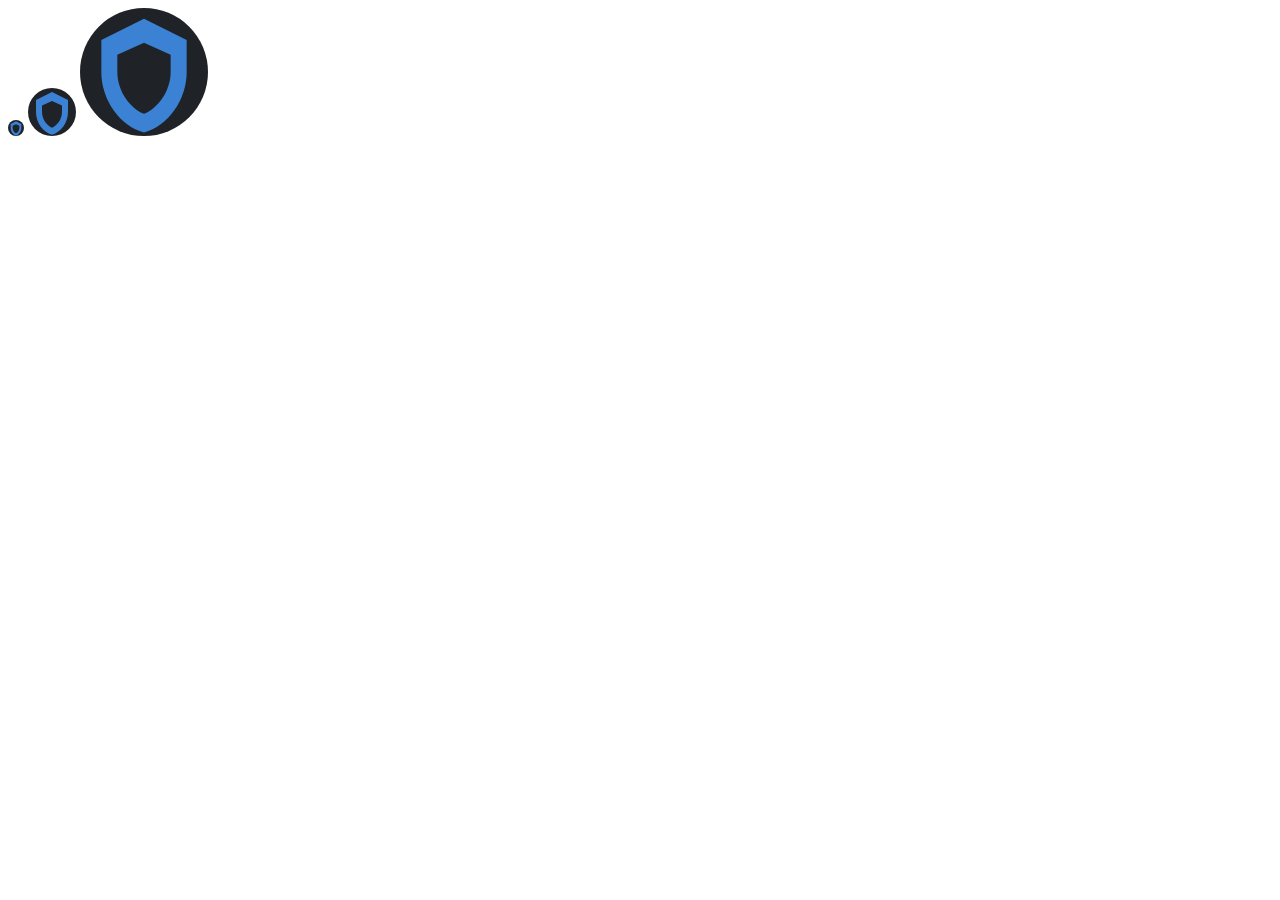
<file: BOB IBM/sentinel-extension/icons/_generate.html>
<!DOCTYPE html>
<html>
<head><meta charset="UTF-8"/></head>
<body>
<canvas id="c16"  width="16"  height="16"></canvas>
<canvas id="c48"  width="48"  height="48"></canvas>
<canvas id="c128" width="128" height="128"></canvas>
<script>
function drawIcon(canvasId, size) {
  const canvas = document.getElementById(canvasId);
  const ctx = canvas.getContext('2d');
  const s = size;

  // Background circle
  ctx.fillStyle = '#1f2328';
  ctx.beginPath();
  ctx.arc(s/2, s/2, s/2, 0, Math.PI*2);
  ctx.fill();

  // Shield path scaled to size
  const scale = s / 24;
  ctx.save();
  ctx.scale(scale, scale);
  ctx.fillStyle = '#3b82d4';
  const path = new Path2D('M12 2L4 6v6c0 5.25 3.5 10.15 8 11.35C16.5 22.15 20 17.25 20 12V6L12 2zm0 4.5l5 2.25V12c0 3.5-2.3 6.75-5 7.85C9.3 18.75 7 15.5 7 12V8.75L12 6.5z');
  ctx.fill(path);
  ctx.restore();

  return canvas.toDataURL('image/png');
}

const sizes = [
  { id: 'c16',  size: 16,  name: 'icon16.png'  },
  { id: 'c48',  size: 48,  name: 'icon48.png'  },
  { id: 'c128', size: 128, name: 'icon128.png' },
];

const results = {};
for (const {id, size, name} of sizes) {
  results[name] = drawIcon(id, size);
}
document.title = 'DONE:' + JSON.stringify(results);
</script>
</body>
</html>
</file>
